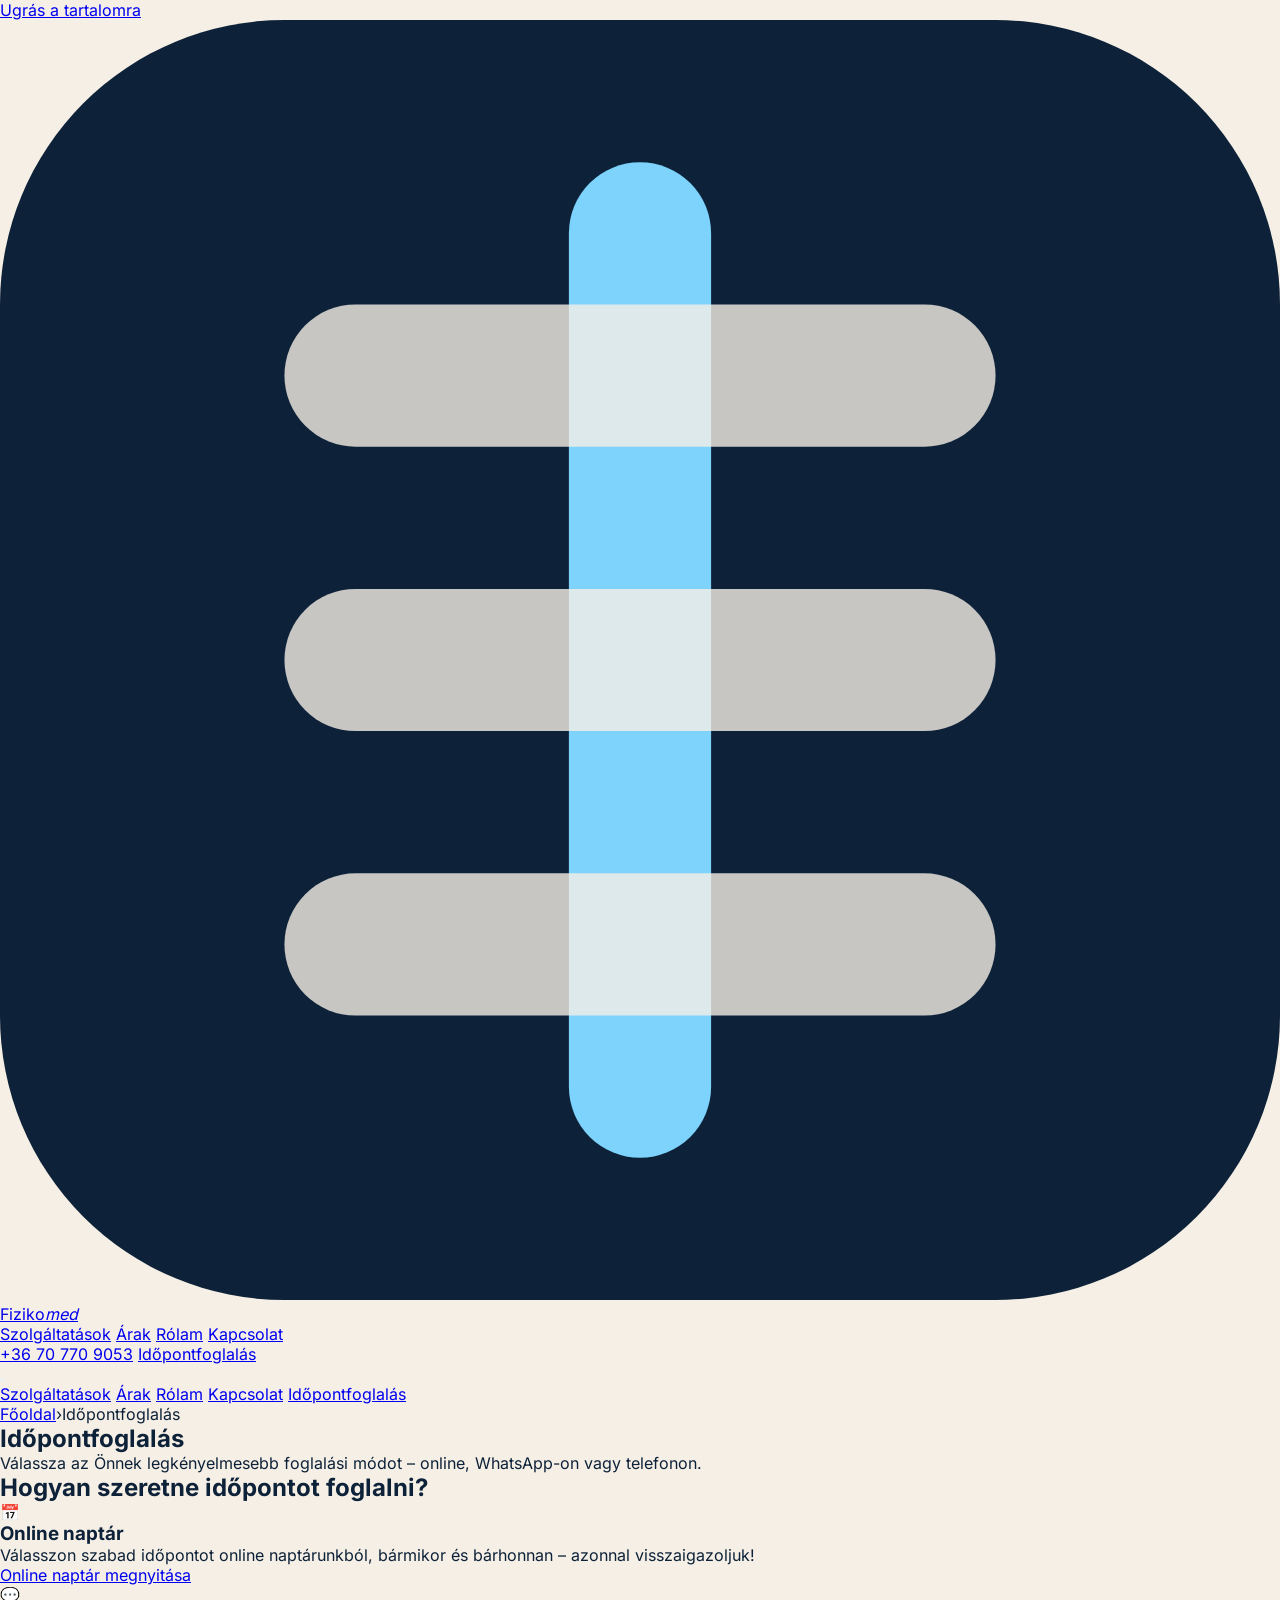
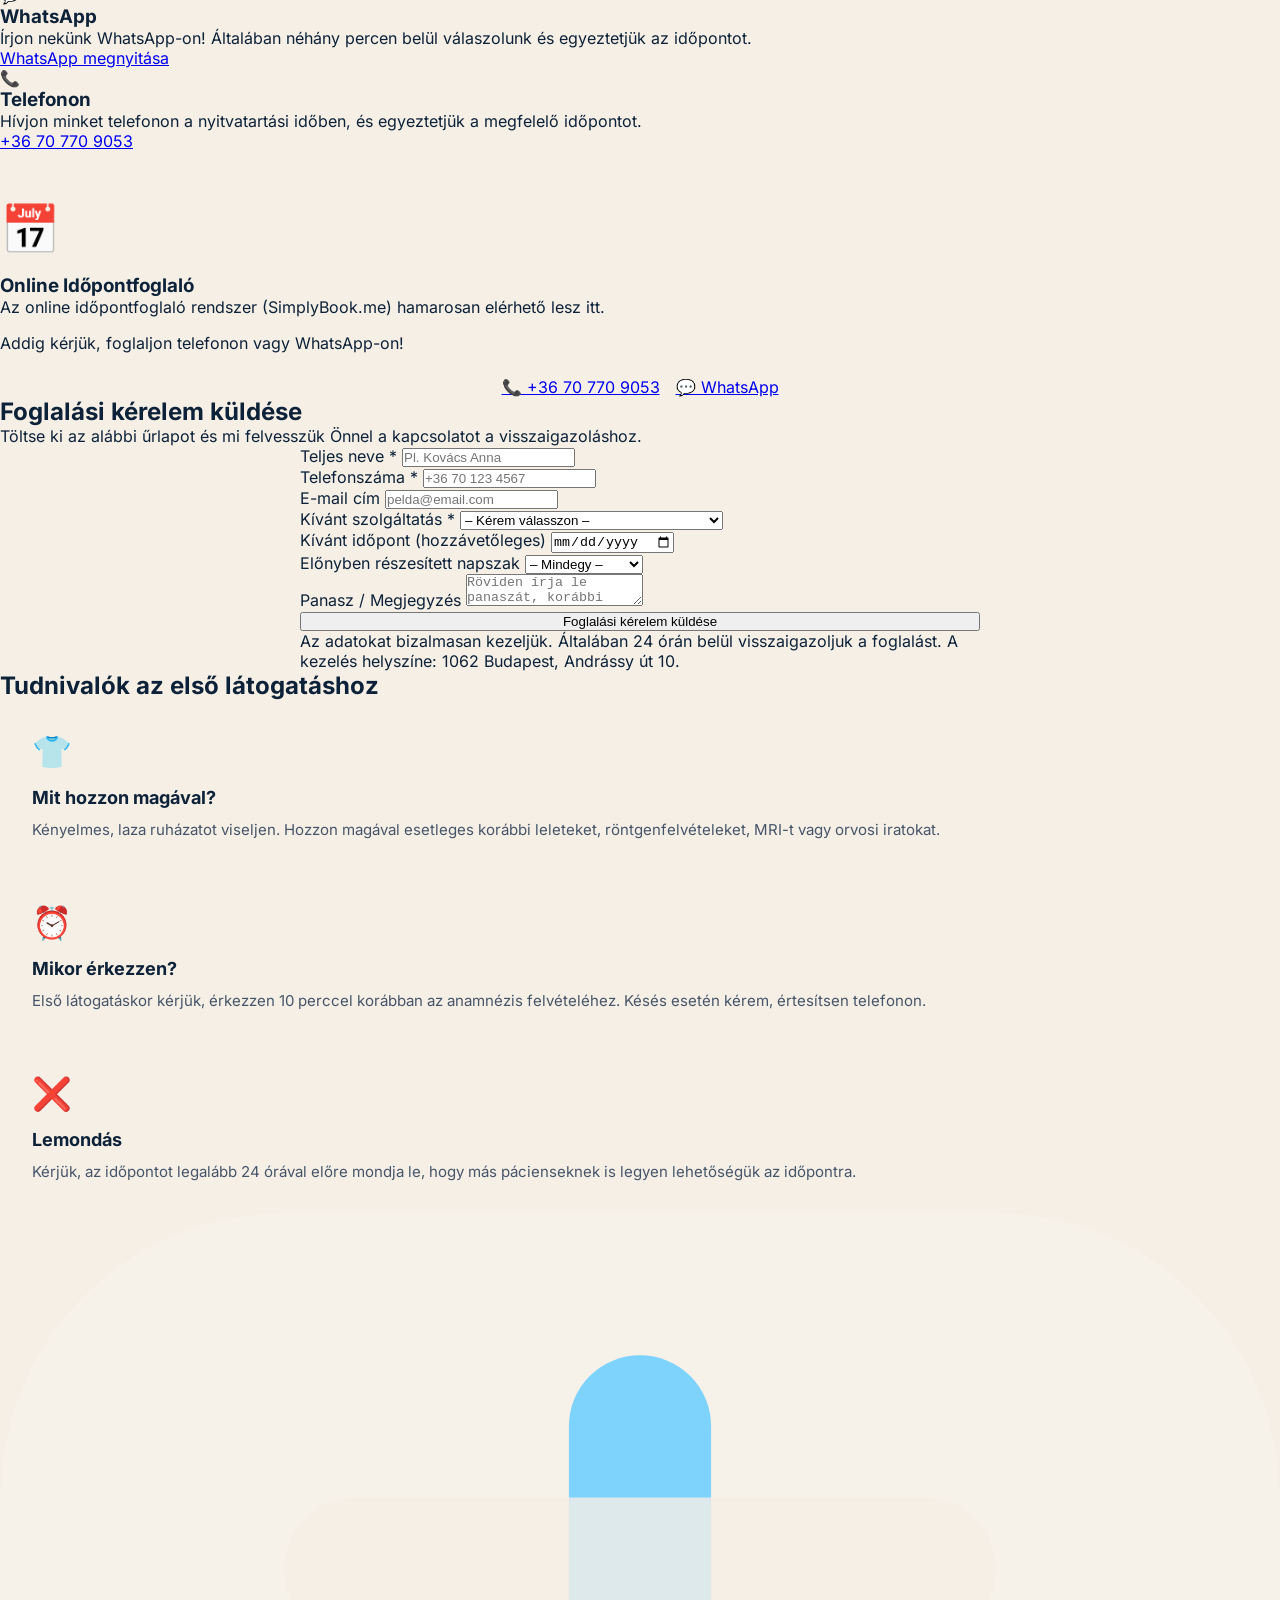
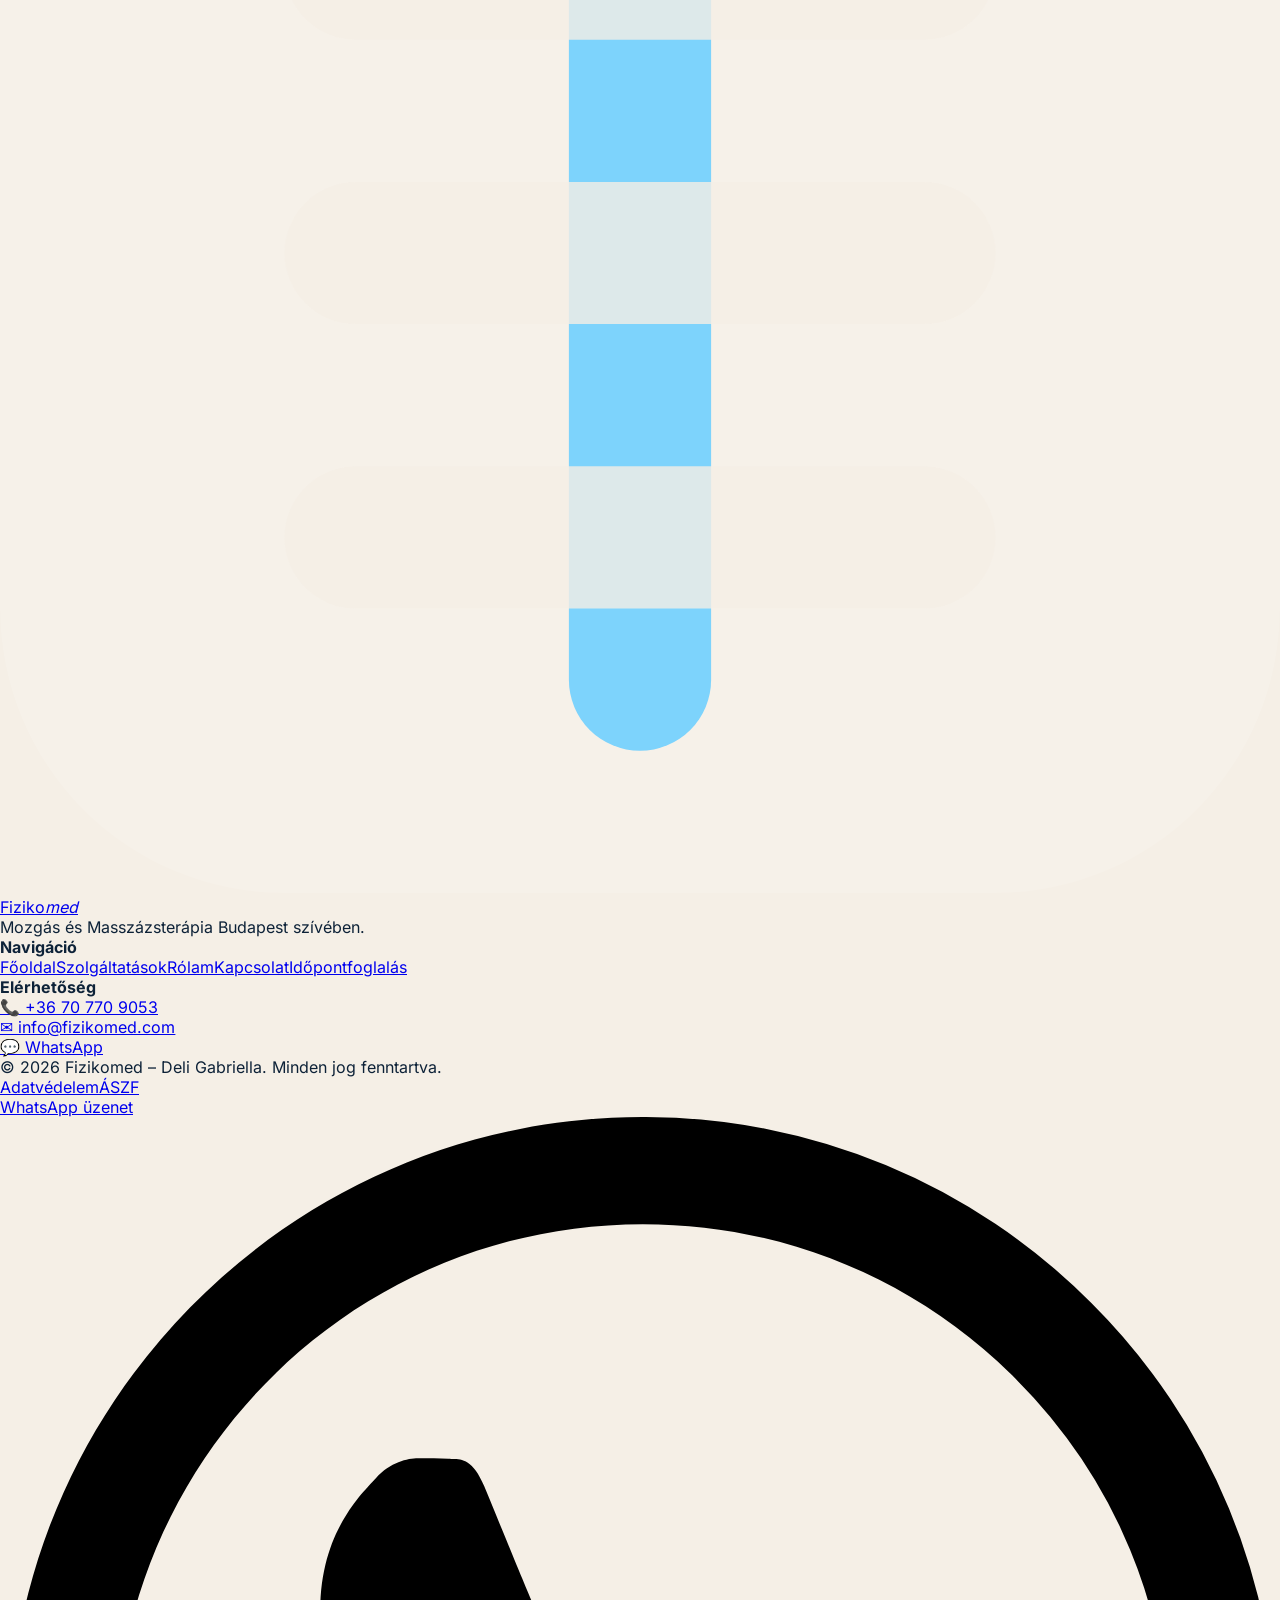
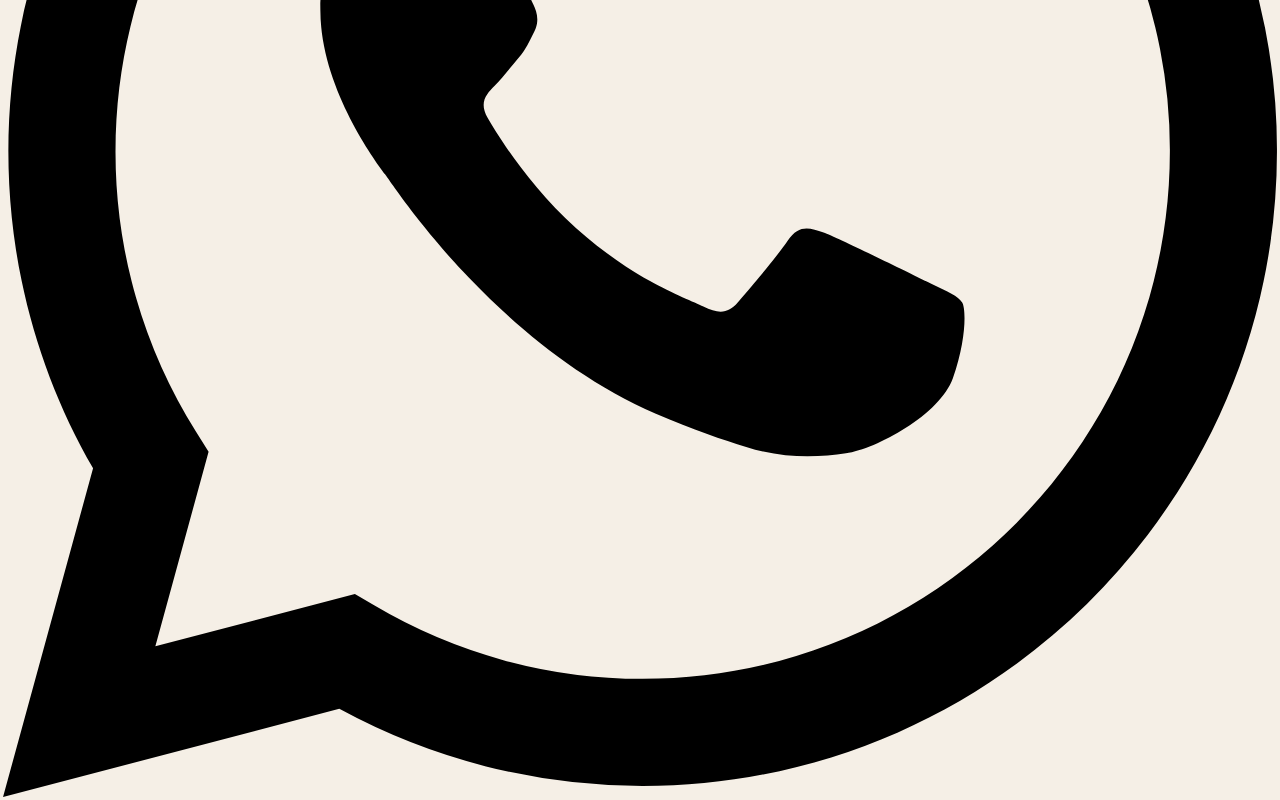
<file: idopontfoglalas/index.html>
<!DOCTYPE html>
<html lang="hu">
<head>
  <meta charset="UTF-8">
  <meta name="viewport" content="width=device-width, initial-scale=1.0">
  <title>Időpontfoglalás | Fizikomed – Deli Gabriella Budapest</title>
  <meta name="description" content="Foglaljon időpontot online Deli Gabriella gyógymasszőrhöz és fizioterapeutához Budapesten. Online foglalás, WhatsApp, telefon. Budapest VI. kerület.">
  <meta name="robots" content="index, follow">
  <meta property="og:type"    content="website">
  <meta property="og:url"     content="https://fizikomed.com/idopontfoglalas/">
  <meta property="og:title"   content="Időpontfoglalás | Fizikomed Budapest">
  <meta property="og:description" content="Foglaljon online időpontot Deli Gabriella gyógymasszőrhöz!">
  <meta property="og:image"   content="https://fizikomed.com/assets/og-image.svg">
  <link rel="canonical" href="https://fizikomed.com/idopontfoglalas/">
  <link rel="icon"      href="/assets/favicon.svg" type="image/svg+xml">
  <link rel="manifest"  href="/manifest.json">
  <link rel="stylesheet" href="/assets/style.css">
</head>
<body>
<a href="#fo-tartalom" class="skip-link">Ugrás a tartalomra</a>

<header class="site-header" role="banner">
  <div class="header-inner">
    <a href="/" class="site-logo" aria-label="Fizikomed – Főoldal">
      <svg class="logo-icon" viewBox="0 0 36 36" fill="none" xmlns="http://www.w3.org/2000/svg" aria-hidden="true">
        <rect width="36" height="36" rx="8" fill="#0d2238"/>
        <rect x="16" y="4" width="4" height="28" rx="2" fill="#7dd3fc"/>
        <rect x="8"  y="8"  width="20" height="4" rx="2" fill="#f5efe6" opacity="0.8"/>
        <rect x="8"  y="16" width="20" height="4" rx="2" fill="#f5efe6" opacity="0.8"/>
        <rect x="8"  y="24" width="20" height="4" rx="2" fill="#f5efe6" opacity="0.8"/>
      </svg>
      <span>Fiziko<em>med</em></span>
    </a>
    <nav class="site-nav" aria-label="Fő navigáció">
      <a href="/#szolgaltatasok">Szolgáltatások</a>
      <a href="/#arak">Árak</a>
      <a href="/rolam/">Rólam</a>
      <a href="/kapcsolat/">Kapcsolat</a>
    </nav>
    <div class="header-actions">
      <a href="tel:+36707709053" class="header-phone">+36 70 770 9053</a>
      <a href="/idopontfoglalas/" class="btn btn-primary btn-sm active" aria-current="page">Időpontfoglalás</a>
    </div>
    <button class="hamburger" id="hamburger" aria-label="Menü megnyitása" aria-expanded="false" aria-controls="mobile-nav">
      <span></span><span></span><span></span>
    </button>
  </div>
</header>
<nav class="mobile-nav" id="mobile-nav" aria-label="Mobil navigáció">
  <a href="/#szolgaltatasok">Szolgáltatások</a>
  <a href="/#arak">Árak</a>
  <a href="/rolam/">Rólam</a>
  <a href="/kapcsolat/">Kapcsolat</a>
  <a href="/idopontfoglalas/" class="btn btn-primary mobile-nav-cta">Időpontfoglalás</a>
</nav>

<main id="fo-tartalom">

  <section class="page-hero">
    <div class="container">
      <nav class="breadcrumb" aria-label="Navigációs útvonal">
        <a href="/">Főoldal</a><span aria-hidden="true">›</span><span aria-current="page">Időpontfoglalás</span>
      </nav>
      <h1>Időpontfoglalás</h1>
      <p>Válassza az Önnek legkényelmesebb foglalási módot – online, WhatsApp-on vagy telefonon.</p>
    </div>
  </section>

  <section class="section section-light" aria-labelledby="booking-options-heading">
    <div class="container">
      <div class="section-header">
        <h2 id="booking-options-heading">Hogyan szeretne időpontot foglalni?</h2>
      </div>
      <div class="grid-3" style="margin-bottom:3rem;">
        <div class="booking-option-card">
          <div class="booking-option-icon" aria-hidden="true">📅</div>
          <h3>Online naptár</h3>
          <p>Válasszon szabad időpontot online naptárunkból, bármikor és bárhonnan – azonnal visszaigazoljuk!</p>
          <a href="#online-foglalas" class="btn btn-primary">Online naptár megnyitása</a>
        </div>
        <div class="booking-option-card">
          <div class="booking-option-icon" aria-hidden="true">💬</div>
          <h3>WhatsApp</h3>
          <p>Írjon nekünk WhatsApp-on! Általában néhány percen belül válaszolunk és egyeztetjük az időpontot.</p>
          <a href="https://wa.me/36707709053?text=Sziasztok!%20Szeretnék%20időpontot%20foglalni." target="_blank" rel="noopener noreferrer" class="btn btn-primary" style="background:var(--color-wa);border-color:var(--color-wa);">WhatsApp megnyitása</a>
        </div>
        <div class="booking-option-card">
          <div class="booking-option-icon" aria-hidden="true">📞</div>
          <h3>Telefonon</h3>
          <p>Hívjon minket telefonon a nyitvatartási időben, és egyeztetjük a megfelelő időpontot.</p>
          <a href="tel:+36707709053" class="btn btn-outline">+36 70 770 9053</a>
        </div>
      </div>

      <div id="online-foglalas" class="simplybook-placeholder" aria-label="Online foglalási rendszer">
        <div style="font-size:3rem; margin-bottom:1rem;" aria-hidden="true">📅</div>
        <h3>Online Időpontfoglaló</h3>
        <p>Az online időpontfoglaló rendszer (SimplyBook.me) hamarosan elérhető lesz itt.</p>
        <p style="margin-top:1rem;">Addig kérjük, foglaljon telefonon vagy WhatsApp-on!</p>
        <div style="display:flex; flex-wrap:wrap; justify-content:center; gap:1rem; margin-top:1.5rem;">
          <a href="tel:+36707709053" class="btn btn-outline">📞 +36 70 770 9053</a>
          <a href="https://wa.me/36707709053" target="_blank" rel="noopener noreferrer" class="btn btn-primary" style="background:var(--color-wa);border-color:var(--color-wa);">💬 WhatsApp</a>
        </div>
      </div>
    </div>
  </section>

  <section class="section section-white" aria-labelledby="booking-form-heading">
    <div class="container">
      <div class="section-header">
        <h2 id="booking-form-heading">Foglalási kérelem küldése</h2>
        <p>Töltse ki az alábbi űrlapot és mi felvesszük Önnel a kapcsolatot a visszaigazoláshoz.</p>
      </div>
      <div class="form-card" style="max-width:680px; margin-inline:auto;">
        <form action="#" method="post" novalidate aria-label="Időpontfoglalási kérelem">
          <div class="form-row">
            <div class="form-group">
              <label for="book-name">Teljes neve <span aria-hidden="true">*</span></label>
              <input type="text" id="book-name" name="name" placeholder="Pl. Kovács Anna" autocomplete="name" required>
            </div>
            <div class="form-group">
              <label for="book-phone">Telefonszáma <span aria-hidden="true">*</span></label>
              <input type="tel" id="book-phone" name="phone" placeholder="+36 70 123 4567" autocomplete="tel" required>
            </div>
          </div>
          <div class="form-group">
            <label for="book-email">E-mail cím</label>
            <input type="email" id="book-email" name="email" placeholder="pelda@email.com" autocomplete="email">
          </div>
          <div class="form-group">
            <label for="book-service">Kívánt szolgáltatás <span aria-hidden="true">*</span></label>
            <select id="book-service" name="service" required>
              <option value="">– Kérem válasszon –</option>
              <option value="gyogymasszazs">Gyógymasszázs (60 perc – 9 000 Ft)</option>
              <option value="fizikoterapia">Fizikoterápia (30 perc – 7 000 Ft)</option>
              <option value="triggerpont">Triggerpont terápia (45 perc – 10 000 Ft)</option>
              <option value="lagy-lezer">Lágylézer terápia (30 perc – 8 000 Ft)</option>
              <option value="kopolyozes">Köpölyözés (45 perc – 9 000 Ft)</option>
              <option value="kineziologiai-tape">Kineziológiai tape (30 perc – 6 000 Ft)</option>
              <option value="hegkezeles">Hegkezelés (45 perc – 10 000 Ft)</option>
              <option value="flossing">Flossing terápia (30 perc – 8 000 Ft)</option>
              <option value="tanacs">Tanácsot kérek / nem tudom</option>
            </select>
          </div>
          <div class="form-row">
            <div class="form-group">
              <label for="book-date">Kívánt időpont (hozzávetőleges)</label>
              <input type="date" id="book-date" name="date">
            </div>
            <div class="form-group">
              <label for="book-time">Előnyben részesített napszak</label>
              <select id="book-time" name="time">
                <option value="">– Mindegy –</option>
                <option value="reggel">Reggel (9–12)</option>
                <option value="del">Déli (12–15)</option>
                <option value="delutan">Délután (15–19)</option>
              </select>
            </div>
          </div>
          <div class="form-group">
            <label for="book-notes">Panasz / Megjegyzés</label>
            <textarea id="book-notes" name="notes" placeholder="Röviden írja le panaszát, korábbi kezeléseit, vagy bármilyen releváns információt..."></textarea>
          </div>
          <button type="submit" class="btn btn-primary btn-lg" style="width:100%;">Foglalási kérelem küldése</button>
          <p class="form-note">Az adatokat bizalmasan kezeljük. Általában 24 órán belül visszaigazoljuk a foglalást. A kezelés helyszíne: 1062 Budapest, Andrássy út 10.</p>
        </form>
      </div>
    </div>
  </section>

  <section class="section section-light" aria-labelledby="booking-info-heading">
    <div class="container">
      <div class="section-header">
        <h2 id="booking-info-heading">Tudnivalók az első látogatáshoz</h2>
      </div>
      <div class="grid-3">
        <div style="background:var(--color-card); border:1px solid var(--color-border); border-radius:var(--radius-lg); padding:2rem;">
          <div style="font-size:2rem; margin-bottom:1rem;" aria-hidden="true">👕</div>
          <h3 style="font-size:1.125rem; margin-bottom:.75rem;">Mit hozzon magával?</h3>
          <p style="color:#475569; font-size:.9375rem;">Kényelmes, laza ruházatot viseljen. Hozzon magával esetleges korábbi leleteket, röntgenfelvételeket, MRI-t vagy orvosi iratokat.</p>
        </div>
        <div style="background:var(--color-card); border:1px solid var(--color-border); border-radius:var(--radius-lg); padding:2rem;">
          <div style="font-size:2rem; margin-bottom:1rem;" aria-hidden="true">⏰</div>
          <h3 style="font-size:1.125rem; margin-bottom:.75rem;">Mikor érkezzen?</h3>
          <p style="color:#475569; font-size:.9375rem;">Első látogatáskor kérjük, érkezzen 10 perccel korábban az anamnézis felvételéhez. Késés esetén kérem, értesítsen telefonon.</p>
        </div>
        <div style="background:var(--color-card); border:1px solid var(--color-border); border-radius:var(--radius-lg); padding:2rem;">
          <div style="font-size:2rem; margin-bottom:1rem;" aria-hidden="true">❌</div>
          <h3 style="font-size:1.125rem; margin-bottom:.75rem;">Lemondás</h3>
          <p style="color:#475569; font-size:.9375rem;">Kérjük, az időpontot legalább 24 órával előre mondja le, hogy más pácienseknek is legyen lehetőségük az időpontra.</p>
        </div>
      </div>
    </div>
  </section>

</main>

<footer class="site-footer" role="contentinfo">
  <div class="container">
    <div class="footer-grid">
      <div class="footer-brand">
        <a href="/" class="site-logo" aria-label="Fizikomed – Főoldal">
          <svg class="logo-icon" viewBox="0 0 36 36" fill="none" xmlns="http://www.w3.org/2000/svg" aria-hidden="true">
            <rect width="36" height="36" rx="8" fill="rgba(255,255,255,.1)"/>
            <rect x="16" y="4" width="4" height="28" rx="2" fill="#7dd3fc"/>
            <rect x="8"  y="8"  width="20" height="4" rx="2" fill="#f5efe6" opacity="0.8"/>
            <rect x="8"  y="16" width="20" height="4" rx="2" fill="#f5efe6" opacity="0.8"/>
            <rect x="8"  y="24" width="20" height="4" rx="2" fill="#f5efe6" opacity="0.8"/>
          </svg>
          <span>Fiziko<em>med</em></span>
        </a>
        <p>Mozgás és Masszázsterápia Budapest szívében.</p>
      </div>
      <div class="footer-col">
        <h4>Navigáció</h4>
        <nav class="footer-nav"><a href="/">Főoldal</a><a href="/szolgaltatasok/">Szolgáltatások</a><a href="/rolam/">Rólam</a><a href="/kapcsolat/">Kapcsolat</a><a href="/idopontfoglalas/">Időpontfoglalás</a></nav>
      </div>
      <div class="footer-col">
        <h4>Elérhetőség</h4>
        <ul class="footer-contact-list" role="list">
          <li><a href="tel:+36707709053">📞 +36 70 770 9053</a></li>
          <li><a href="mailto:info@fizikomed.com">✉️ info@fizikomed.com</a></li>
          <li><a href="https://wa.me/36707709053" target="_blank" rel="noopener noreferrer">💬 WhatsApp</a></li>
        </ul>
      </div>
    </div>
    <div class="footer-bottom">
      <p>© <span id="footer-year">2024</span> Fizikomed – Deli Gabriella. Minden jog fenntartva.</p>
      <div class="footer-bottom-links"><a href="/adatvedelem/">Adatvédelem</a><a href="/aszf/">ÁSZF</a></div>
    </div>
  </div>
</footer>

<a href="https://wa.me/36707709053" class="whatsapp-fab" target="_blank" rel="noopener noreferrer" aria-label="WhatsApp üzenet küldése">
  <span class="whatsapp-fab-tooltip">WhatsApp üzenet</span>
  <svg viewBox="0 0 24 24" xmlns="http://www.w3.org/2000/svg" aria-hidden="true"><path d="M17.472 14.382c-.297-.149-1.758-.867-2.03-.967-.273-.099-.471-.148-.67.15-.197.297-.767.966-.94 1.164-.173.199-.347.223-.644.075-.297-.15-1.255-.463-2.39-1.475-.883-.788-1.48-1.761-1.653-2.059-.173-.297-.018-.458.13-.606.134-.133.298-.347.446-.52.149-.174.198-.298.298-.497.099-.198.05-.371-.025-.52-.075-.149-.669-1.612-.916-2.207-.242-.579-.487-.5-.669-.51-.173-.008-.371-.01-.57-.01-.198 0-.52.074-.792.372-.272.297-1.04 1.016-1.04 2.479 0 1.462 1.065 2.875 1.213 3.074.149.198 2.096 3.2 5.077 4.487.709.306 1.262.489 1.694.625.712.227 1.36.195 1.871.118.571-.085 1.758-.719 2.006-1.413.248-.694.248-1.289.173-1.413-.074-.124-.272-.198-.57-.347m-5.421 7.403h-.004a9.87 9.87 0 0 1-5.031-1.378l-.361-.214-3.741.982.998-3.648-.235-.374a9.86 9.86 0 0 1-1.51-5.26c.001-5.45 4.436-9.884 9.888-9.884 2.64 0 5.122 1.03 6.988 2.898a9.825 9.825 0 0 1 2.893 6.994c-.003 5.45-4.437 9.884-9.885 9.884m8.413-18.297A11.815 11.815 0 0 0 12.05 0C5.495 0 .16 5.335.157 11.892c0 2.096.547 4.142 1.588 5.945L.057 24l6.305-1.654a11.882 11.882 0 0 0 5.683 1.448h.005c6.554 0 11.89-5.335 11.893-11.893a11.821 11.821 0 0 0-3.48-8.413z"/></svg>
</a>

<script>
  const btn = document.getElementById('hamburger');
  const nav = document.getElementById('mobile-nav');
  btn.addEventListener('click', function() {
    const open = nav.classList.toggle('open');
    btn.setAttribute('aria-expanded', open);
    btn.setAttribute('aria-label', open ? 'Menü bezárása' : 'Menü megnyitása');
  });
  document.getElementById('footer-year').textContent = new Date().getFullYear();
</script>
</body>
</html>
</file>
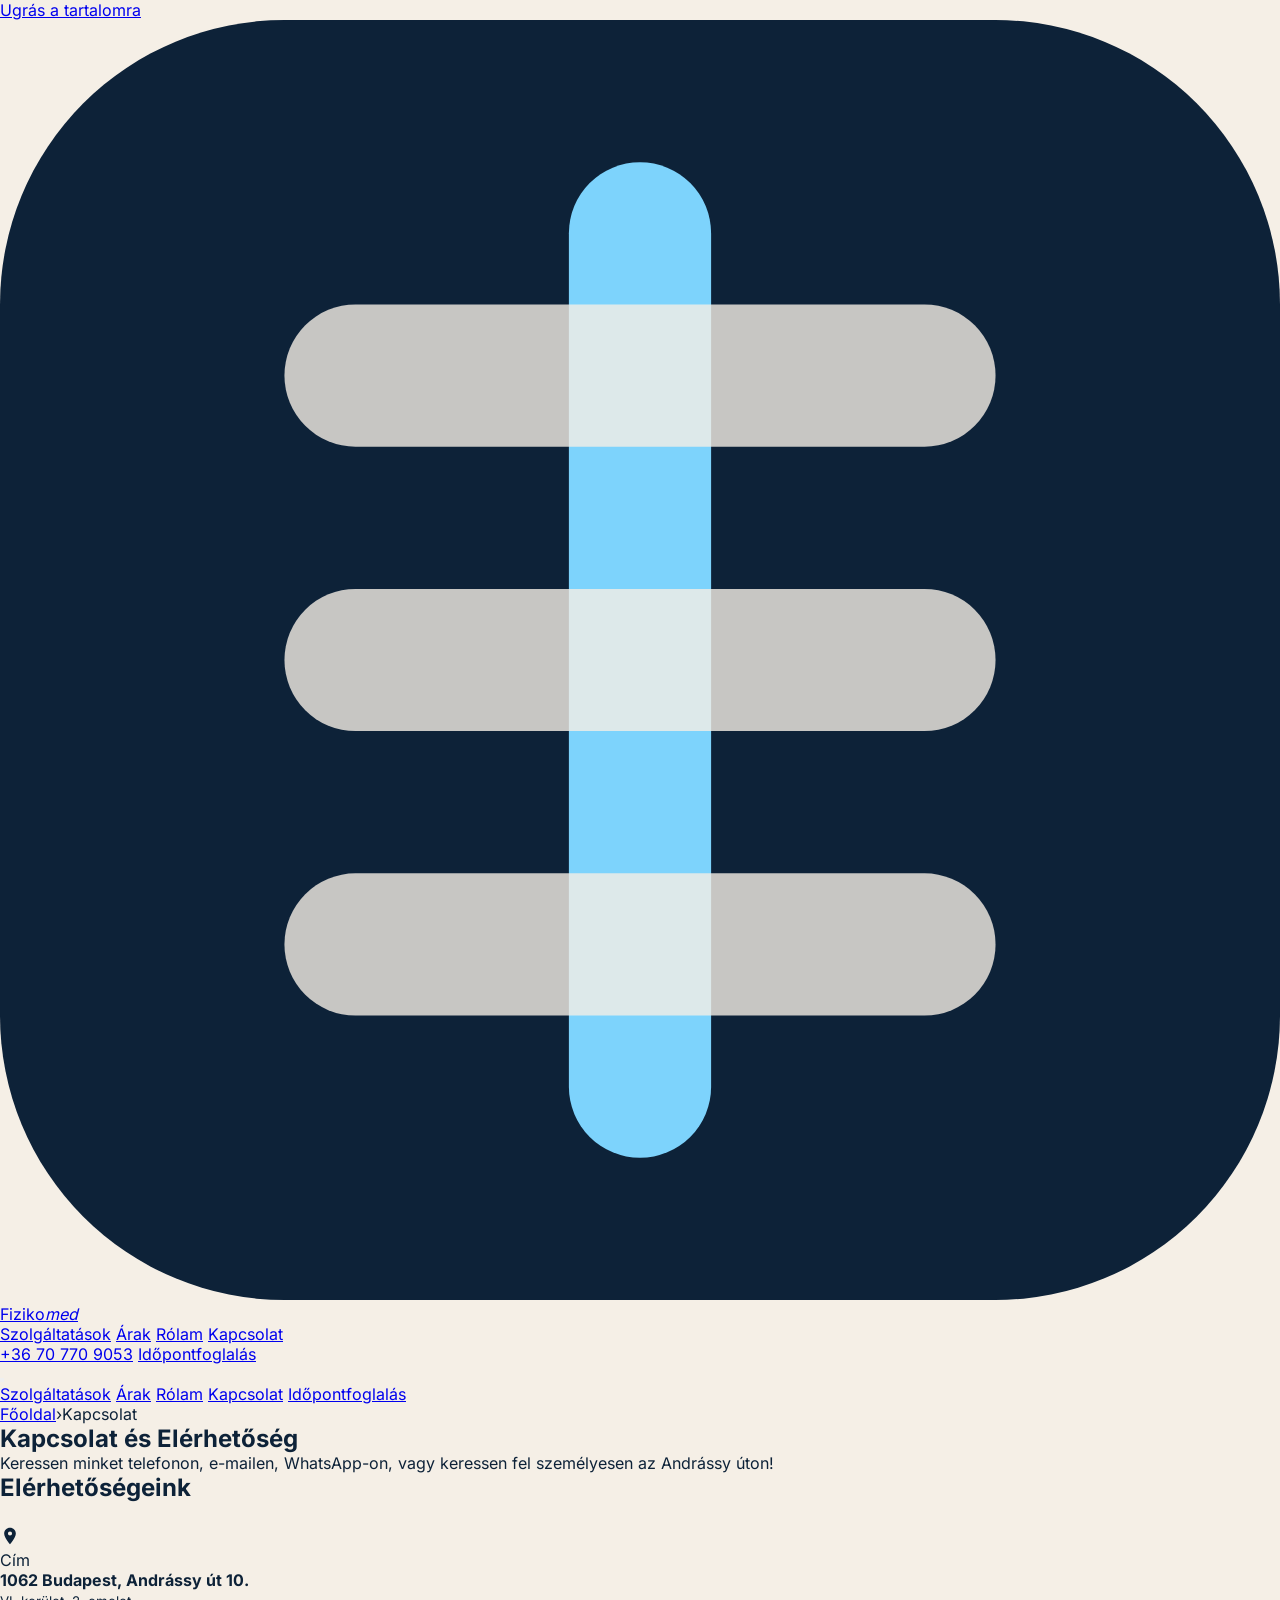
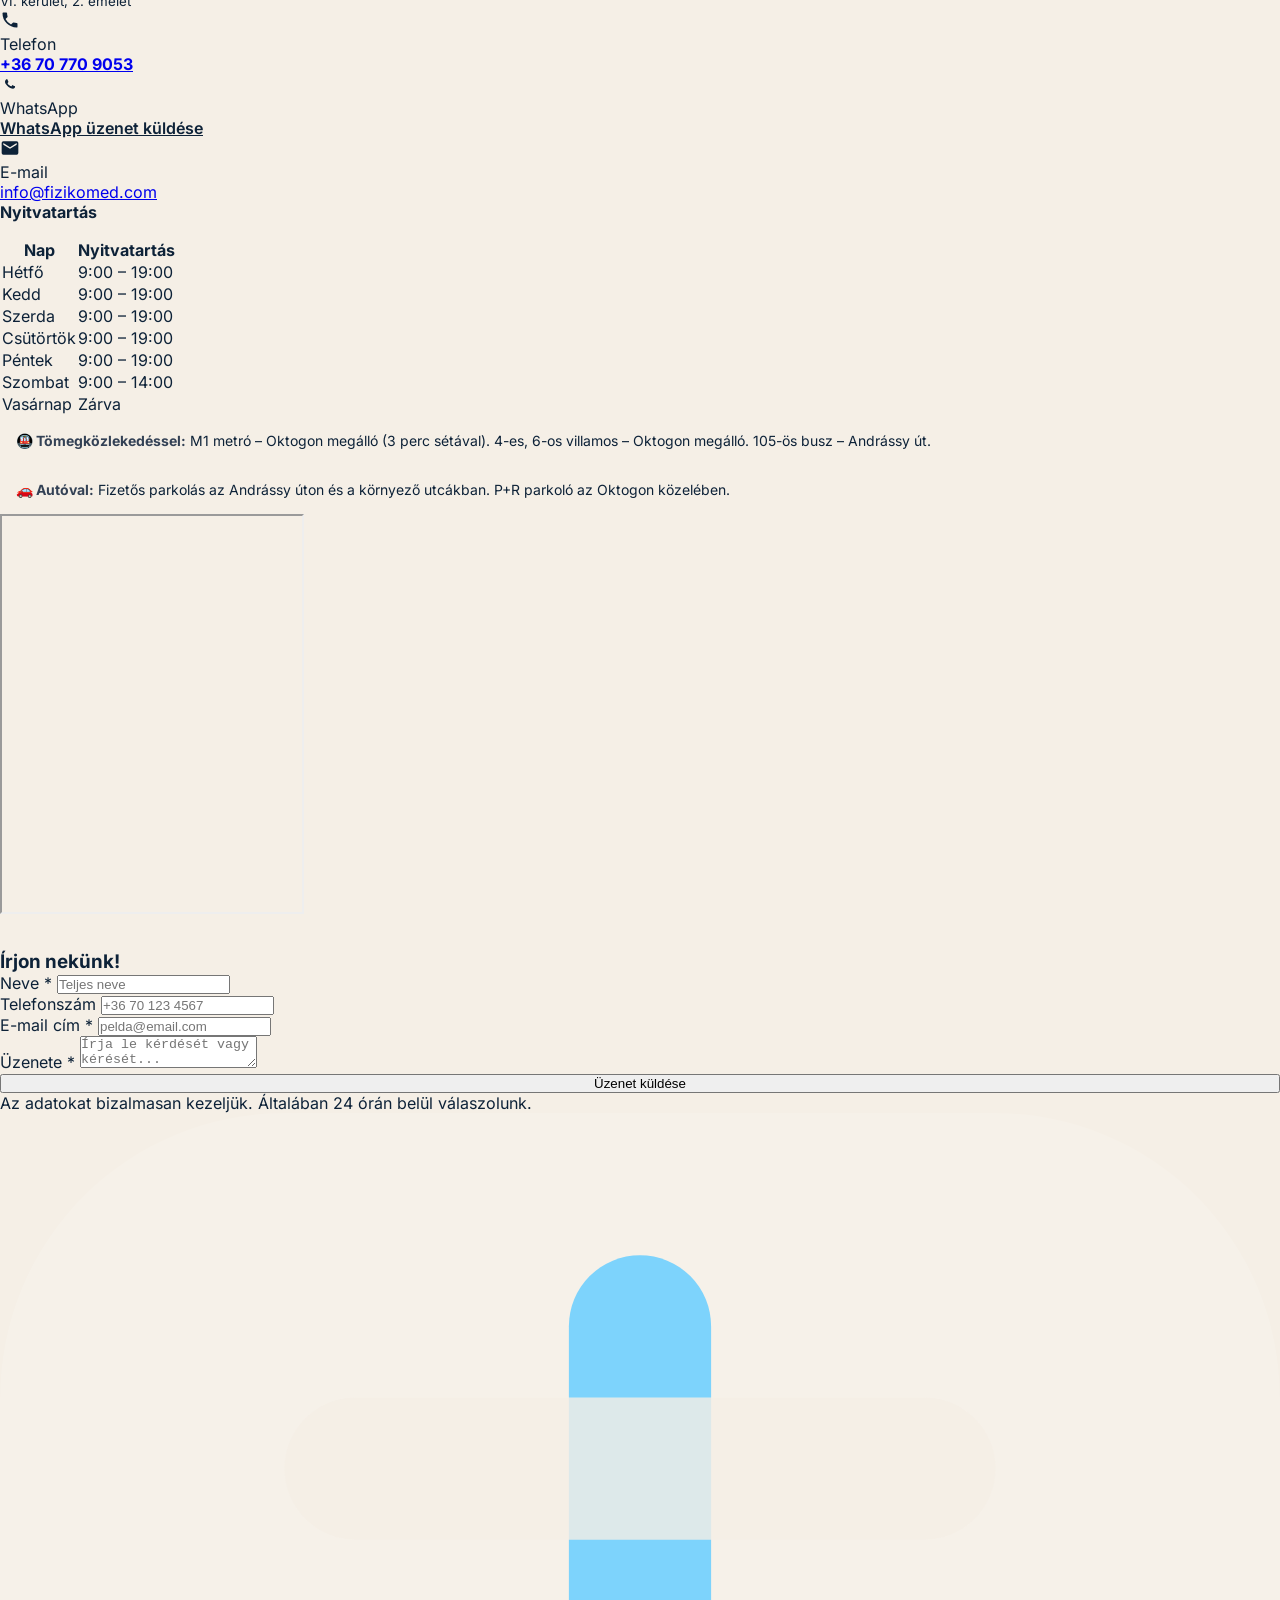
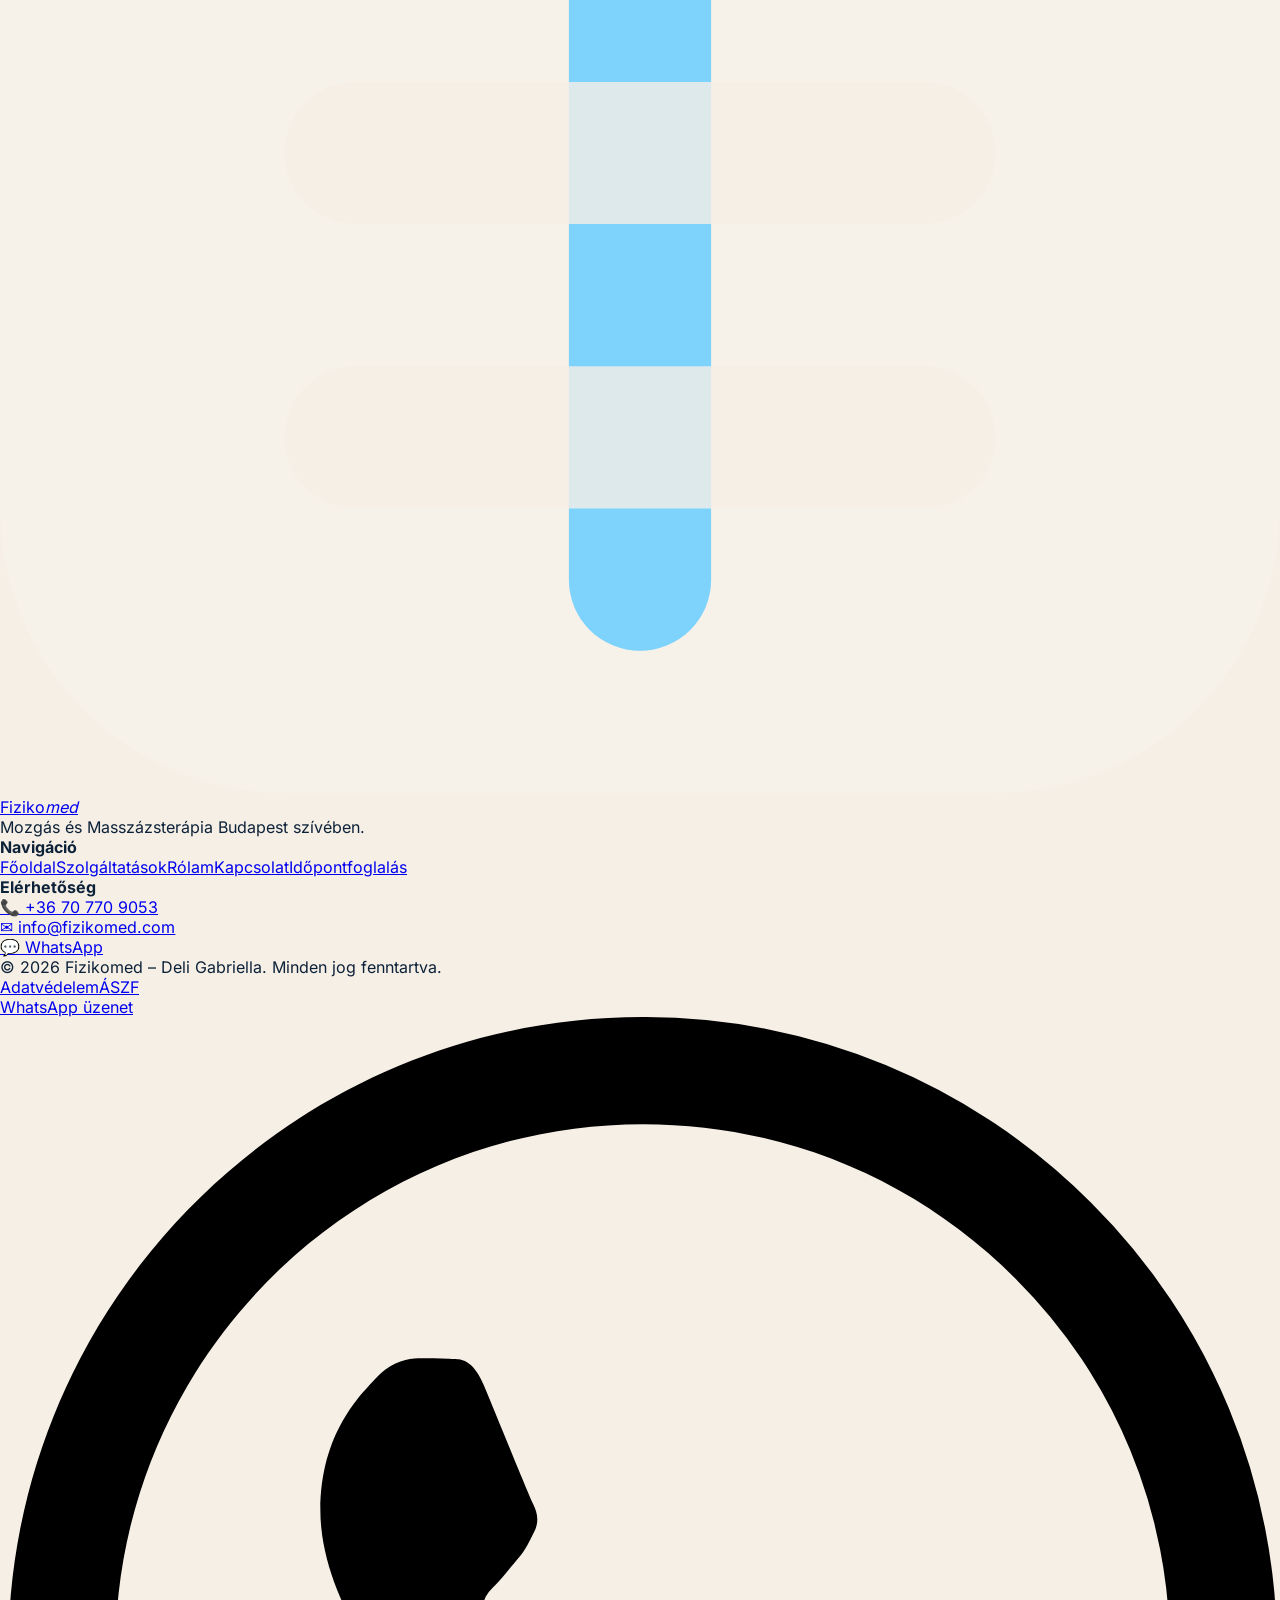
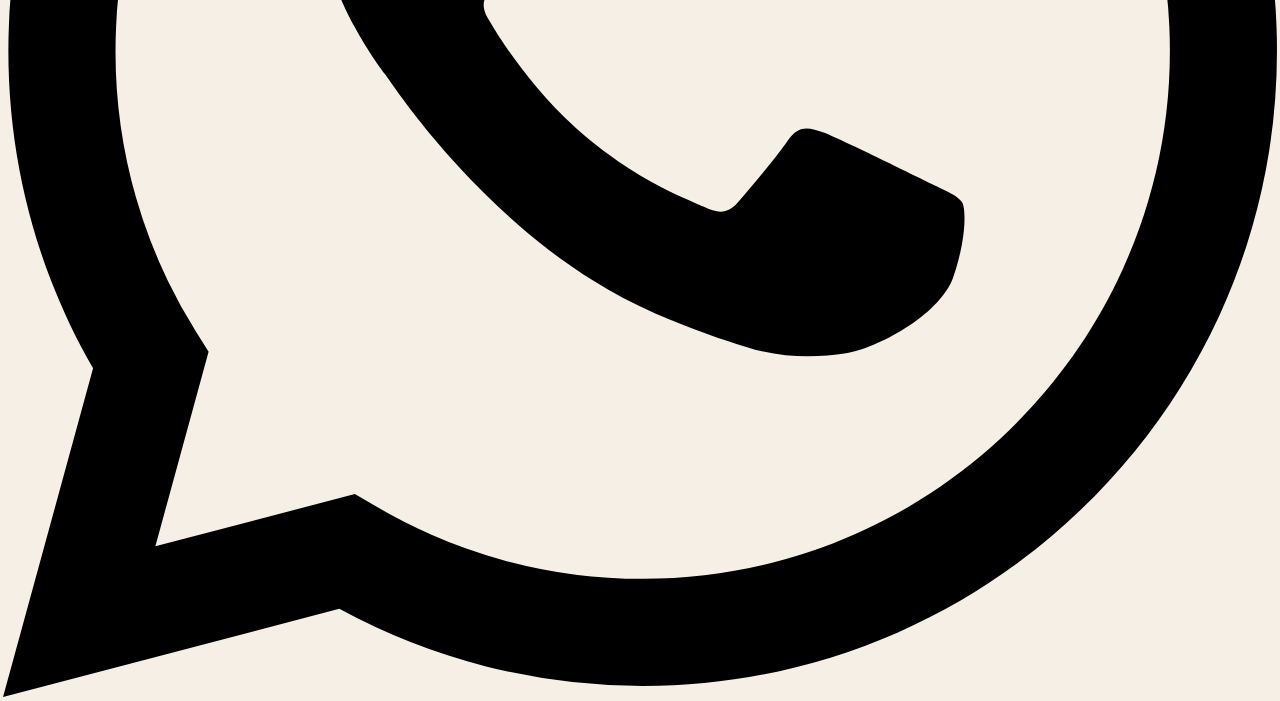
<file: kapcsolat/index.html>
<!DOCTYPE html>
<html lang="hu">
<head>
  <meta charset="UTF-8">
  <meta name="viewport" content="width=device-width, initial-scale=1.0">
  <title>Kapcsolat és Nyitvatartás | Fizikomed – Budapest, Andrássy út 10.</title>
  <meta name="description" content="Fizikomed elérhetőségei: 1062 Budapest, Andrássy út 10. Telefon: +36 70 770 9053. Nyitvatartás: H–P 9–19, Szo 9–14. Közel az Oktogon metróhoz.">
  <meta name="robots" content="index, follow">
  <meta property="og:type"    content="website">
  <meta property="og:url"     content="https://fizikomed.com/kapcsolat/">
  <meta property="og:title"   content="Kapcsolat | Fizikomed Budapest">
  <meta property="og:description" content="1062 Budapest, Andrássy út 10. · +36 70 770 9053 · H–P 9–19h, Szo 9–14h">
  <meta property="og:image"   content="https://fizikomed.com/assets/og-image.svg">
  <link rel="canonical" href="https://fizikomed.com/kapcsolat/">
  <link rel="icon"      href="/assets/favicon.svg" type="image/svg+xml">
  <link rel="manifest"  href="/manifest.json">
  <link rel="stylesheet" href="/assets/style.css">
</head>
<body>
<a href="#fo-tartalom" class="skip-link">Ugrás a tartalomra</a>

<header class="site-header" role="banner">
  <div class="header-inner">
    <a href="/" class="site-logo" aria-label="Fizikomed – Főoldal">
      <svg class="logo-icon" viewBox="0 0 36 36" fill="none" xmlns="http://www.w3.org/2000/svg" aria-hidden="true">
        <rect width="36" height="36" rx="8" fill="#0d2238"/>
        <rect x="16" y="4" width="4" height="28" rx="2" fill="#7dd3fc"/>
        <rect x="8"  y="8"  width="20" height="4" rx="2" fill="#f5efe6" opacity="0.8"/>
        <rect x="8"  y="16" width="20" height="4" rx="2" fill="#f5efe6" opacity="0.8"/>
        <rect x="8"  y="24" width="20" height="4" rx="2" fill="#f5efe6" opacity="0.8"/>
      </svg>
      <span>Fiziko<em>med</em></span>
    </a>
    <nav class="site-nav" aria-label="Fő navigáció">
      <a href="/#szolgaltatasok">Szolgáltatások</a>
      <a href="/#arak">Árak</a>
      <a href="/rolam/">Rólam</a>
      <a href="/kapcsolat/" class="active">Kapcsolat</a>
    </nav>
    <div class="header-actions">
      <a href="tel:+36707709053" class="header-phone">+36 70 770 9053</a>
      <a href="/idopontfoglalas/" class="btn btn-primary btn-sm">Időpontfoglalás</a>
    </div>
    <button class="hamburger" id="hamburger" aria-label="Menü megnyitása" aria-expanded="false" aria-controls="mobile-nav">
      <span></span><span></span><span></span>
    </button>
  </div>
</header>
<nav class="mobile-nav" id="mobile-nav" aria-label="Mobil navigáció">
  <a href="/#szolgaltatasok">Szolgáltatások</a>
  <a href="/#arak">Árak</a>
  <a href="/rolam/">Rólam</a>
  <a href="/kapcsolat/">Kapcsolat</a>
  <a href="/idopontfoglalas/" class="btn btn-primary mobile-nav-cta">Időpontfoglalás</a>
</nav>

<main id="fo-tartalom">

  <section class="page-hero">
    <div class="container">
      <nav class="breadcrumb" aria-label="Navigációs útvonal">
        <a href="/">Főoldal</a><span aria-hidden="true">›</span><span aria-current="page">Kapcsolat</span>
      </nav>
      <h1>Kapcsolat és Elérhetőség</h1>
      <p>Keressen minket telefonon, e-mailen, WhatsApp-on, vagy keressen fel személyesen az Andrássy úton!</p>
    </div>
  </section>

  <section class="section section-light" aria-labelledby="contact-heading">
    <div class="container">
      <div class="location-grid">
        <div class="location-info">
          <h2 id="contact-heading" style="margin-bottom:1.5rem;">Elérhetőségeink</h2>

          <div class="contact-detail">
            <div class="contact-detail-icon" aria-hidden="true"><svg width="20" height="20" viewBox="0 0 24 24" fill="currentColor"><path d="M12 2C8.13 2 5 5.13 5 9c0 5.25 7 13 7 13s7-7.75 7-13c0-3.87-3.13-7-7-7zm0 9.5A2.5 2.5 0 1 1 12 6.5a2.5 2.5 0 0 1 0 5z"/></svg></div>
            <div class="contact-detail-body">
              <p class="label">Cím</p>
              <p><strong>1062 Budapest, Andrássy út 10.</strong><br><small style="color:var(--color-muted);">VI. kerület, 2. emelet</small></p>
            </div>
          </div>

          <div class="contact-detail">
            <div class="contact-detail-icon" aria-hidden="true"><svg width="20" height="20" viewBox="0 0 24 24" fill="currentColor"><path d="M6.62 10.79a15.05 15.05 0 0 0 6.59 6.59l2.2-2.2a1 1 0 0 1 1.02-.24 11.36 11.36 0 0 0 3.56.57 1 1 0 0 1 1 1V20a1 1 0 0 1-1 1A17 17 0 0 1 3 4a1 1 0 0 1 1-1h3.5a1 1 0 0 1 1 1c0 1.25.2 2.45.57 3.57a1 1 0 0 1-.25 1.01l-2.2 2.21z"/></svg></div>
            <div class="contact-detail-body">
              <p class="label">Telefon</p>
              <p><a href="tel:+36707709053"><strong>+36 70 770 9053</strong></a></p>
            </div>
          </div>

          <div class="contact-detail">
            <div class="contact-detail-icon" aria-hidden="true">
              <svg width="20" height="20" viewBox="0 0 24 24" fill="currentColor"><path d="M17.472 14.382c-.297-.149-1.758-.867-2.03-.967-.273-.099-.471-.148-.67.15-.197.297-.767.966-.94 1.164-.173.199-.347.223-.644.075-.297-.15-1.255-.463-2.39-1.475-.883-.788-1.48-1.761-1.653-2.059-.173-.297-.018-.458.13-.606.134-.133.298-.347.446-.52.149-.174.198-.298.298-.497.099-.198.05-.371-.025-.52-.075-.149-.669-1.612-.916-2.207-.242-.579-.487-.5-.669-.51-.173-.008-.371-.01-.57-.01-.198 0-.52.074-.792.372-.272.297-1.04 1.016-1.04 2.479 0 1.462 1.065 2.875 1.213 3.074.149.198 2.096 3.2 5.077 4.487.709.306 1.262.489 1.694.625.712.227 1.36.195 1.871.118.571-.085 1.758-.719 2.006-1.413.248-.694.248-1.289.173-1.413z"/></svg>
            </div>
            <div class="contact-detail-body">
              <p class="label">WhatsApp</p>
              <p><a href="https://wa.me/36707709053" target="_blank" rel="noopener noreferrer" style="color:var(--color-wa); font-weight:600;">WhatsApp üzenet küldése</a></p>
            </div>
          </div>

          <div class="contact-detail">
            <div class="contact-detail-icon" aria-hidden="true"><svg width="20" height="20" viewBox="0 0 24 24" fill="currentColor"><path d="M20 4H4a2 2 0 0 0-2 2v12a2 2 0 0 0 2 2h16a2 2 0 0 0 2-2V6a2 2 0 0 0-2-2zm0 4-8 5-8-5V6l8 5 8-5v2z"/></svg></div>
            <div class="contact-detail-body">
              <p class="label">E-mail</p>
              <p><a href="mailto:info@fizikomed.com">info@fizikomed.com</a></p>
            </div>
          </div>

          <div>
            <h3 style="font-size:1rem; margin-bottom:1rem; color:var(--color-primary);">Nyitvatartás</h3>
            <table class="hours-table" aria-label="Nyitvatartási idők">
              <thead><tr><th>Nap</th><th>Nyitvatartás</th></tr></thead>
              <tbody>
                <tr><td>Hétfő</td><td class="hours-open">9:00 – 19:00</td></tr>
                <tr><td>Kedd</td><td class="hours-open">9:00 – 19:00</td></tr>
                <tr><td>Szerda</td><td class="hours-open">9:00 – 19:00</td></tr>
                <tr><td>Csütörtök</td><td class="hours-open">9:00 – 19:00</td></tr>
                <tr><td>Péntek</td><td class="hours-open">9:00 – 19:00</td></tr>
                <tr><td>Szombat</td><td class="hours-open">9:00 – 14:00</td></tr>
                <tr><td>Vasárnap</td><td class="hours-closed">Zárva</td></tr>
              </tbody>
            </table>
          </div>

          <div style="background:var(--color-bg-light); padding:1rem; border-radius:.625rem; border-left:3px solid var(--color-accent);">
            <p style="font-size:.875rem; color:var(--color-muted); margin:0;"><strong style="color:#334155;">🚇 Tömegközlekedéssel:</strong> M1 metró – Oktogon megálló (3 perc sétával). 4-es, 6-os villamos – Oktogon megálló. 105-ös busz – Andrássy út.</p>
          </div>

          <div style="background:var(--color-bg-light); padding:1rem; border-radius:.625rem; border-left:3px solid var(--color-cta);">
            <p style="font-size:.875rem; color:var(--color-muted); margin:0;"><strong style="color:#334155;">🚗 Autóval:</strong> Fizetős parkolás az Andrássy úton és a környező utcákban. P+R parkoló az Oktogon közelében.</p>
          </div>
        </div>

        <div>
          <div class="map-wrap" style="margin-bottom:2rem;">
            <iframe src="https://www.google.com/maps/embed?pb=!1m18!1m12!1m3!1d2695.12!2d19.0519!3d47.5088!2m3!1f0!2f0!3f0!3m2!1i1024!2i768!4f13.1!3m3!1m2!1s0x4741dc5db5d4c6a5%3A0xb0f8a79f1e3b6d8a!2zQW5kcsOhc3N5IMO6dCAxMCwgQnVkYXBlc3QsIDEwNjI!5e0!3m2!1shu!2shu!4v1700000000000" loading="lazy" allowfullscreen referrerpolicy="no-referrer-when-downgrade" title="Fizikomed helyszíne" aria-label="Google Térkép – Fizikomed rendelő helyszíne" style="height:400px;"></iframe>
          </div>

          <div class="form-card">
            <h3 class="form-title">Írjon nekünk!</h3>
            <form action="#" method="post" novalidate aria-label="Kapcsolatfelvételi form">
              <div class="form-row">
                <div class="form-group">
                  <label for="contact-name">Neve <span aria-hidden="true">*</span></label>
                  <input type="text" id="contact-name" name="name" placeholder="Teljes neve" autocomplete="name" required>
                </div>
                <div class="form-group">
                  <label for="contact-phone">Telefonszám</label>
                  <input type="tel" id="contact-phone" name="phone" placeholder="+36 70 123 4567" autocomplete="tel">
                </div>
              </div>
              <div class="form-group">
                <label for="contact-email">E-mail cím <span aria-hidden="true">*</span></label>
                <input type="email" id="contact-email" name="email" placeholder="pelda@email.com" autocomplete="email" required>
              </div>
              <div class="form-group">
                <label for="contact-message">Üzenete <span aria-hidden="true">*</span></label>
                <textarea id="contact-message" name="message" placeholder="Írja le kérdését vagy kérését..." required></textarea>
              </div>
              <button type="submit" class="btn btn-primary" style="width:100%;">Üzenet küldése</button>
              <p class="form-note">Az adatokat bizalmasan kezeljük. Általában 24 órán belül válaszolunk.</p>
            </form>
          </div>
        </div>
      </div>
    </div>
  </section>

</main>

<footer class="site-footer" role="contentinfo">
  <div class="container">
    <div class="footer-grid">
      <div class="footer-brand">
        <a href="/" class="site-logo" aria-label="Fizikomed – Főoldal">
          <svg class="logo-icon" viewBox="0 0 36 36" fill="none" xmlns="http://www.w3.org/2000/svg" aria-hidden="true">
            <rect width="36" height="36" rx="8" fill="rgba(255,255,255,.1)"/>
            <rect x="16" y="4" width="4" height="28" rx="2" fill="#7dd3fc"/>
            <rect x="8"  y="8"  width="20" height="4" rx="2" fill="#f5efe6" opacity="0.8"/>
            <rect x="8"  y="16" width="20" height="4" rx="2" fill="#f5efe6" opacity="0.8"/>
            <rect x="8"  y="24" width="20" height="4" rx="2" fill="#f5efe6" opacity="0.8"/>
          </svg>
          <span>Fiziko<em>med</em></span>
        </a>
        <p>Mozgás és Masszázsterápia Budapest szívében.</p>
      </div>
      <div class="footer-col">
        <h4>Navigáció</h4>
        <nav class="footer-nav"><a href="/">Főoldal</a><a href="/szolgaltatasok/">Szolgáltatások</a><a href="/rolam/">Rólam</a><a href="/kapcsolat/">Kapcsolat</a><a href="/idopontfoglalas/">Időpontfoglalás</a></nav>
      </div>
      <div class="footer-col">
        <h4>Elérhetőség</h4>
        <ul class="footer-contact-list" role="list">
          <li><a href="tel:+36707709053">📞 +36 70 770 9053</a></li>
          <li><a href="mailto:info@fizikomed.com">✉️ info@fizikomed.com</a></li>
          <li><a href="https://wa.me/36707709053" target="_blank" rel="noopener noreferrer">💬 WhatsApp</a></li>
        </ul>
      </div>
    </div>
    <div class="footer-bottom">
      <p>© <span id="footer-year">2024</span> Fizikomed – Deli Gabriella. Minden jog fenntartva.</p>
      <div class="footer-bottom-links"><a href="/adatvedelem/">Adatvédelem</a><a href="/aszf/">ÁSZF</a></div>
    </div>
  </div>
</footer>

<a href="https://wa.me/36707709053" class="whatsapp-fab" target="_blank" rel="noopener noreferrer" aria-label="WhatsApp üzenet küldése">
  <span class="whatsapp-fab-tooltip">WhatsApp üzenet</span>
  <svg viewBox="0 0 24 24" xmlns="http://www.w3.org/2000/svg" aria-hidden="true"><path d="M17.472 14.382c-.297-.149-1.758-.867-2.03-.967-.273-.099-.471-.148-.67.15-.197.297-.767.966-.94 1.164-.173.199-.347.223-.644.075-.297-.15-1.255-.463-2.39-1.475-.883-.788-1.48-1.761-1.653-2.059-.173-.297-.018-.458.13-.606.134-.133.298-.347.446-.52.149-.174.198-.298.298-.497.099-.198.05-.371-.025-.52-.075-.149-.669-1.612-.916-2.207-.242-.579-.487-.5-.669-.51-.173-.008-.371-.01-.57-.01-.198 0-.52.074-.792.372-.272.297-1.04 1.016-1.04 2.479 0 1.462 1.065 2.875 1.213 3.074.149.198 2.096 3.2 5.077 4.487.709.306 1.262.489 1.694.625.712.227 1.36.195 1.871.118.571-.085 1.758-.719 2.006-1.413.248-.694.248-1.289.173-1.413-.074-.124-.272-.198-.57-.347m-5.421 7.403h-.004a9.87 9.87 0 0 1-5.031-1.378l-.361-.214-3.741.982.998-3.648-.235-.374a9.86 9.86 0 0 1-1.51-5.26c.001-5.45 4.436-9.884 9.888-9.884 2.64 0 5.122 1.03 6.988 2.898a9.825 9.825 0 0 1 2.893 6.994c-.003 5.45-4.437 9.884-9.885 9.884m8.413-18.297A11.815 11.815 0 0 0 12.05 0C5.495 0 .16 5.335.157 11.892c0 2.096.547 4.142 1.588 5.945L.057 24l6.305-1.654a11.882 11.882 0 0 0 5.683 1.448h.005c6.554 0 11.89-5.335 11.893-11.893a11.821 11.821 0 0 0-3.48-8.413z"/></svg>
</a>

<script>
  const btn = document.getElementById('hamburger');
  const nav = document.getElementById('mobile-nav');
  btn.addEventListener('click', function() {
    const open = nav.classList.toggle('open');
    btn.setAttribute('aria-expanded', open);
    btn.setAttribute('aria-label', open ? 'Menü bezárása' : 'Menü megnyitása');
  });
  document.getElementById('footer-year').textContent = new Date().getFullYear();
</script>
</body>
</html>
</file>
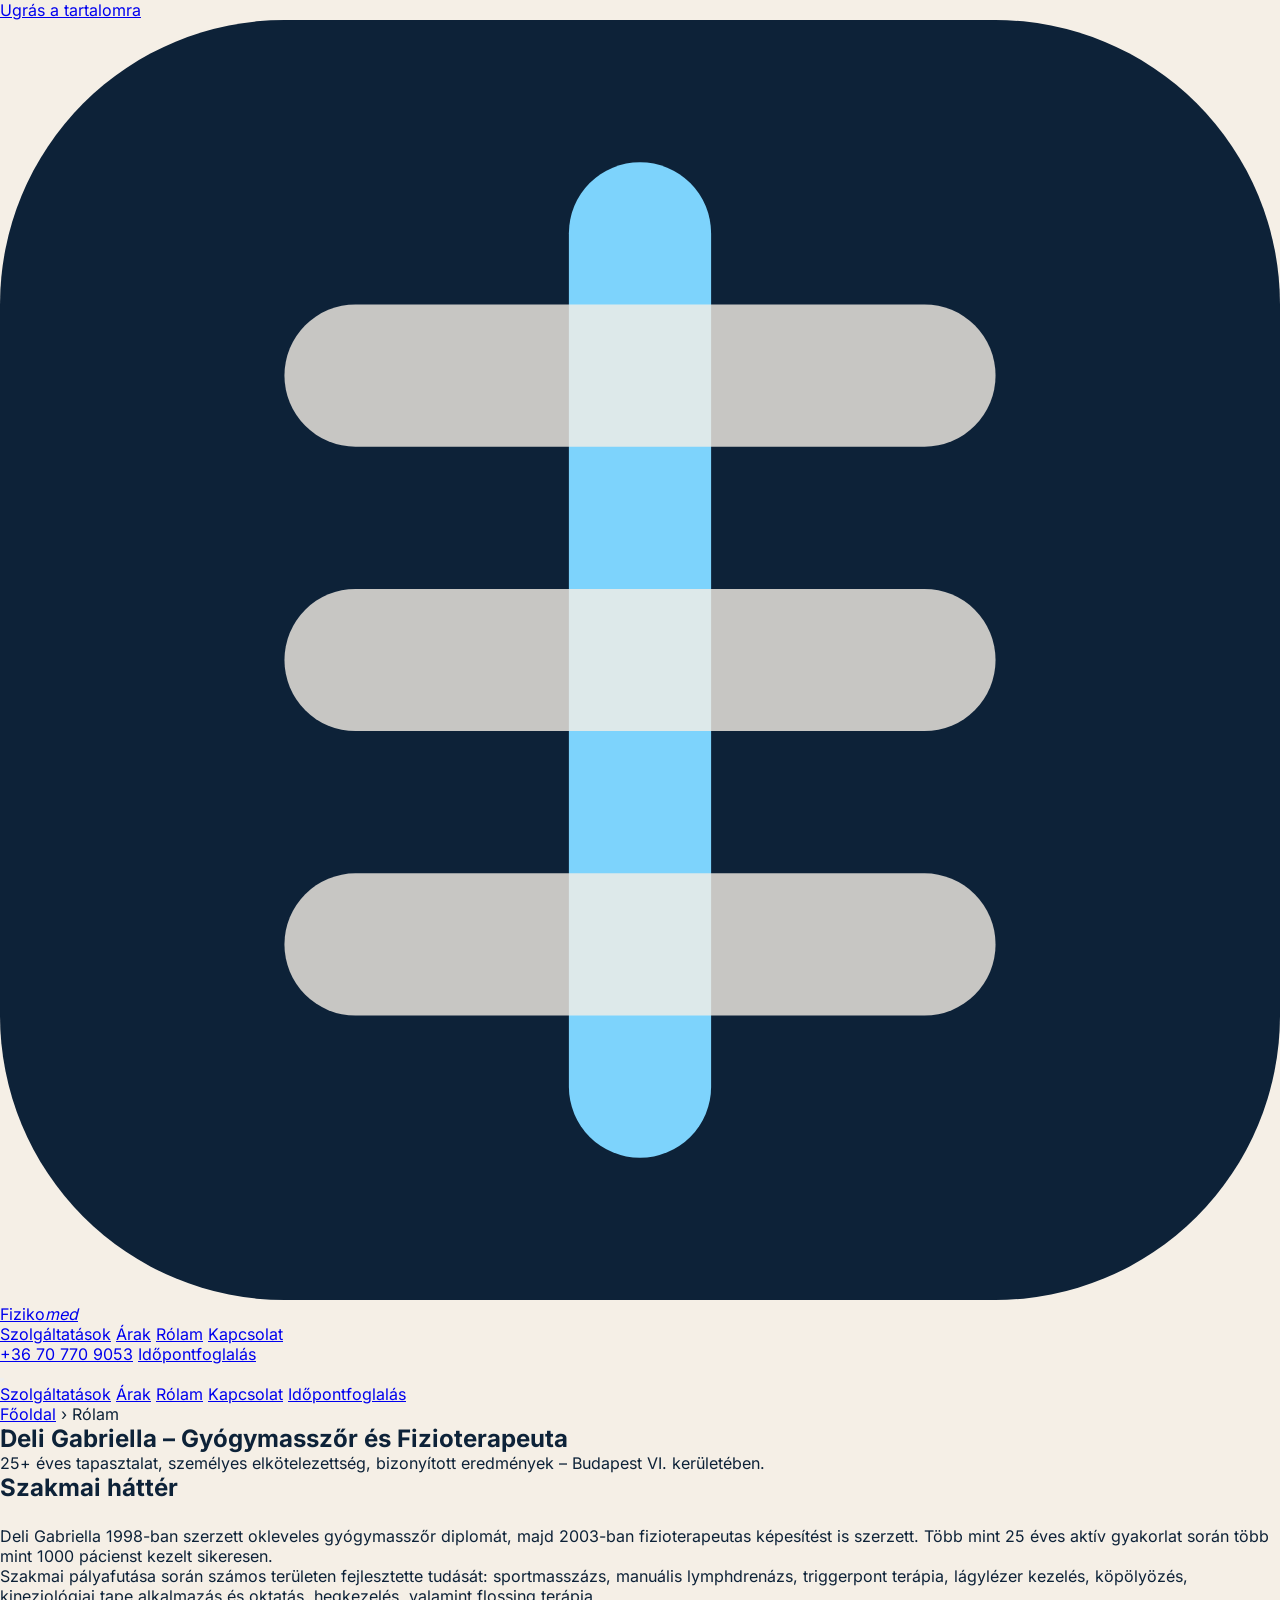
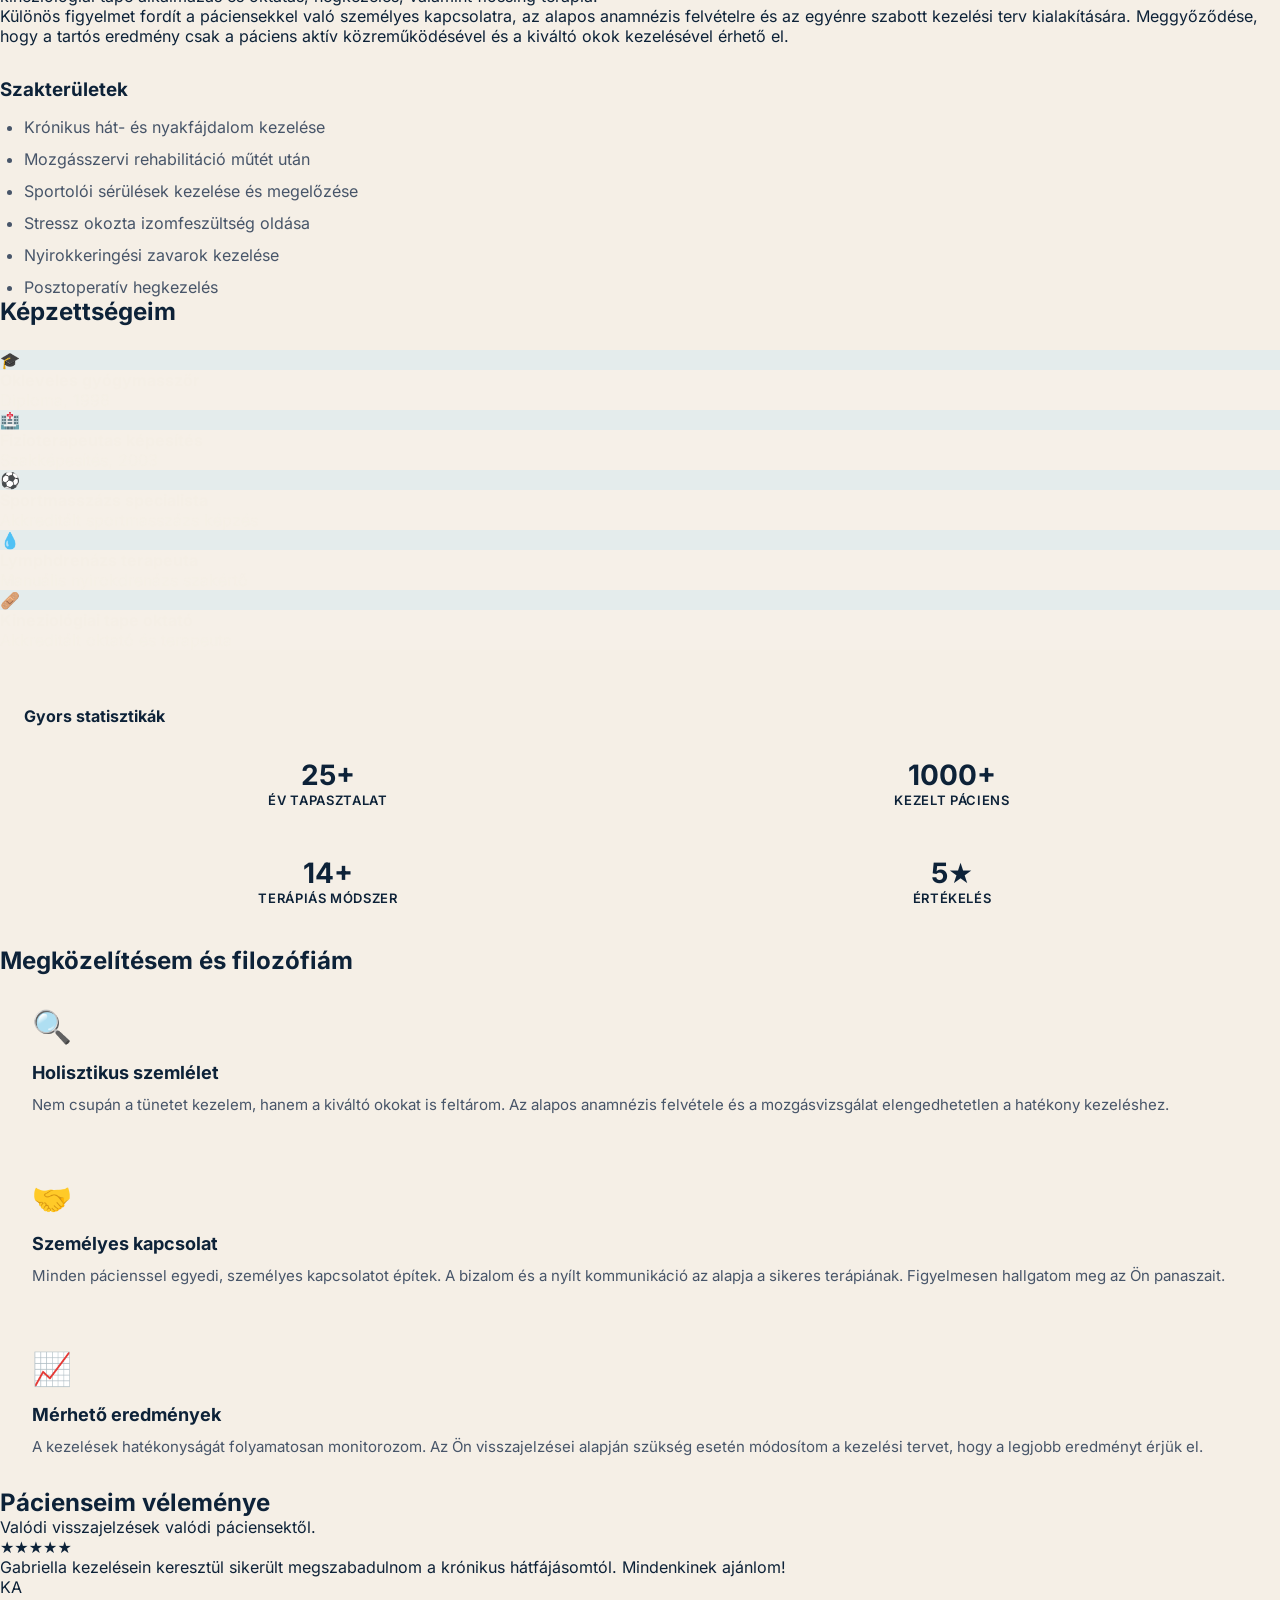
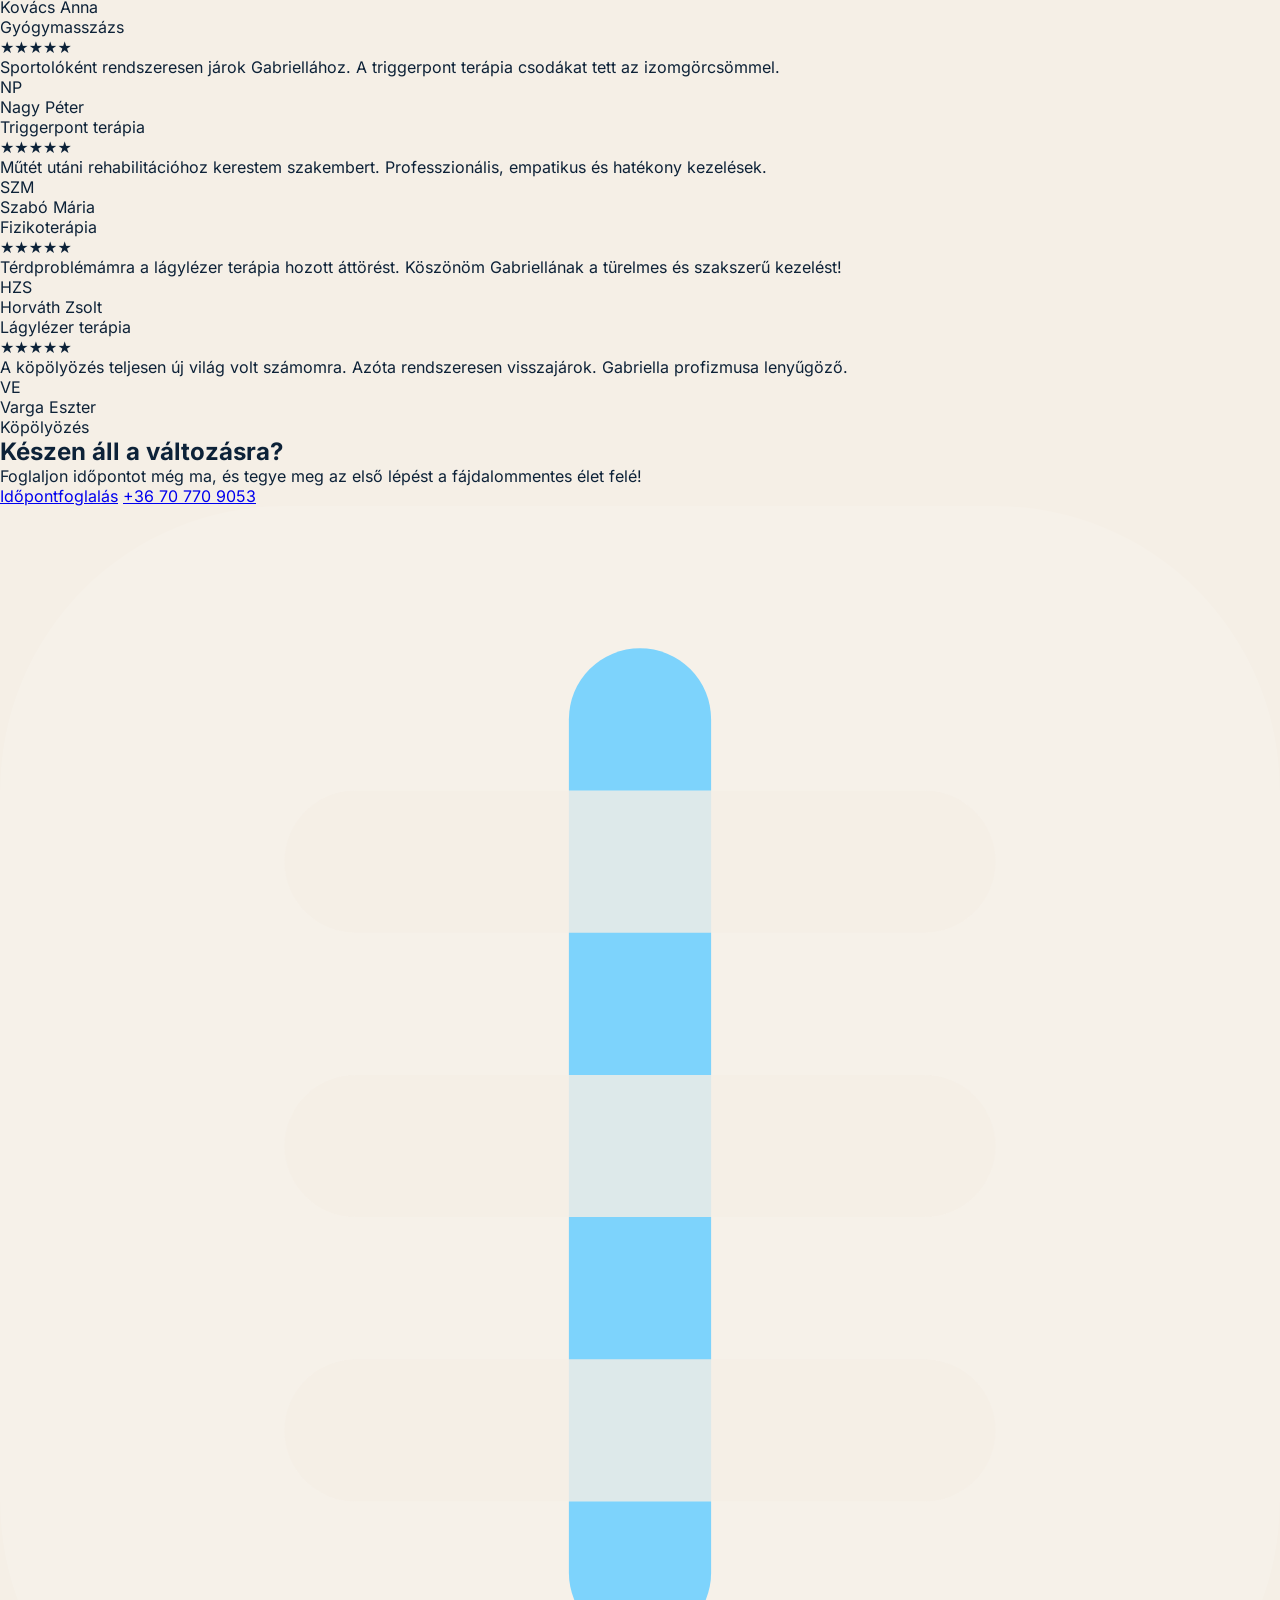
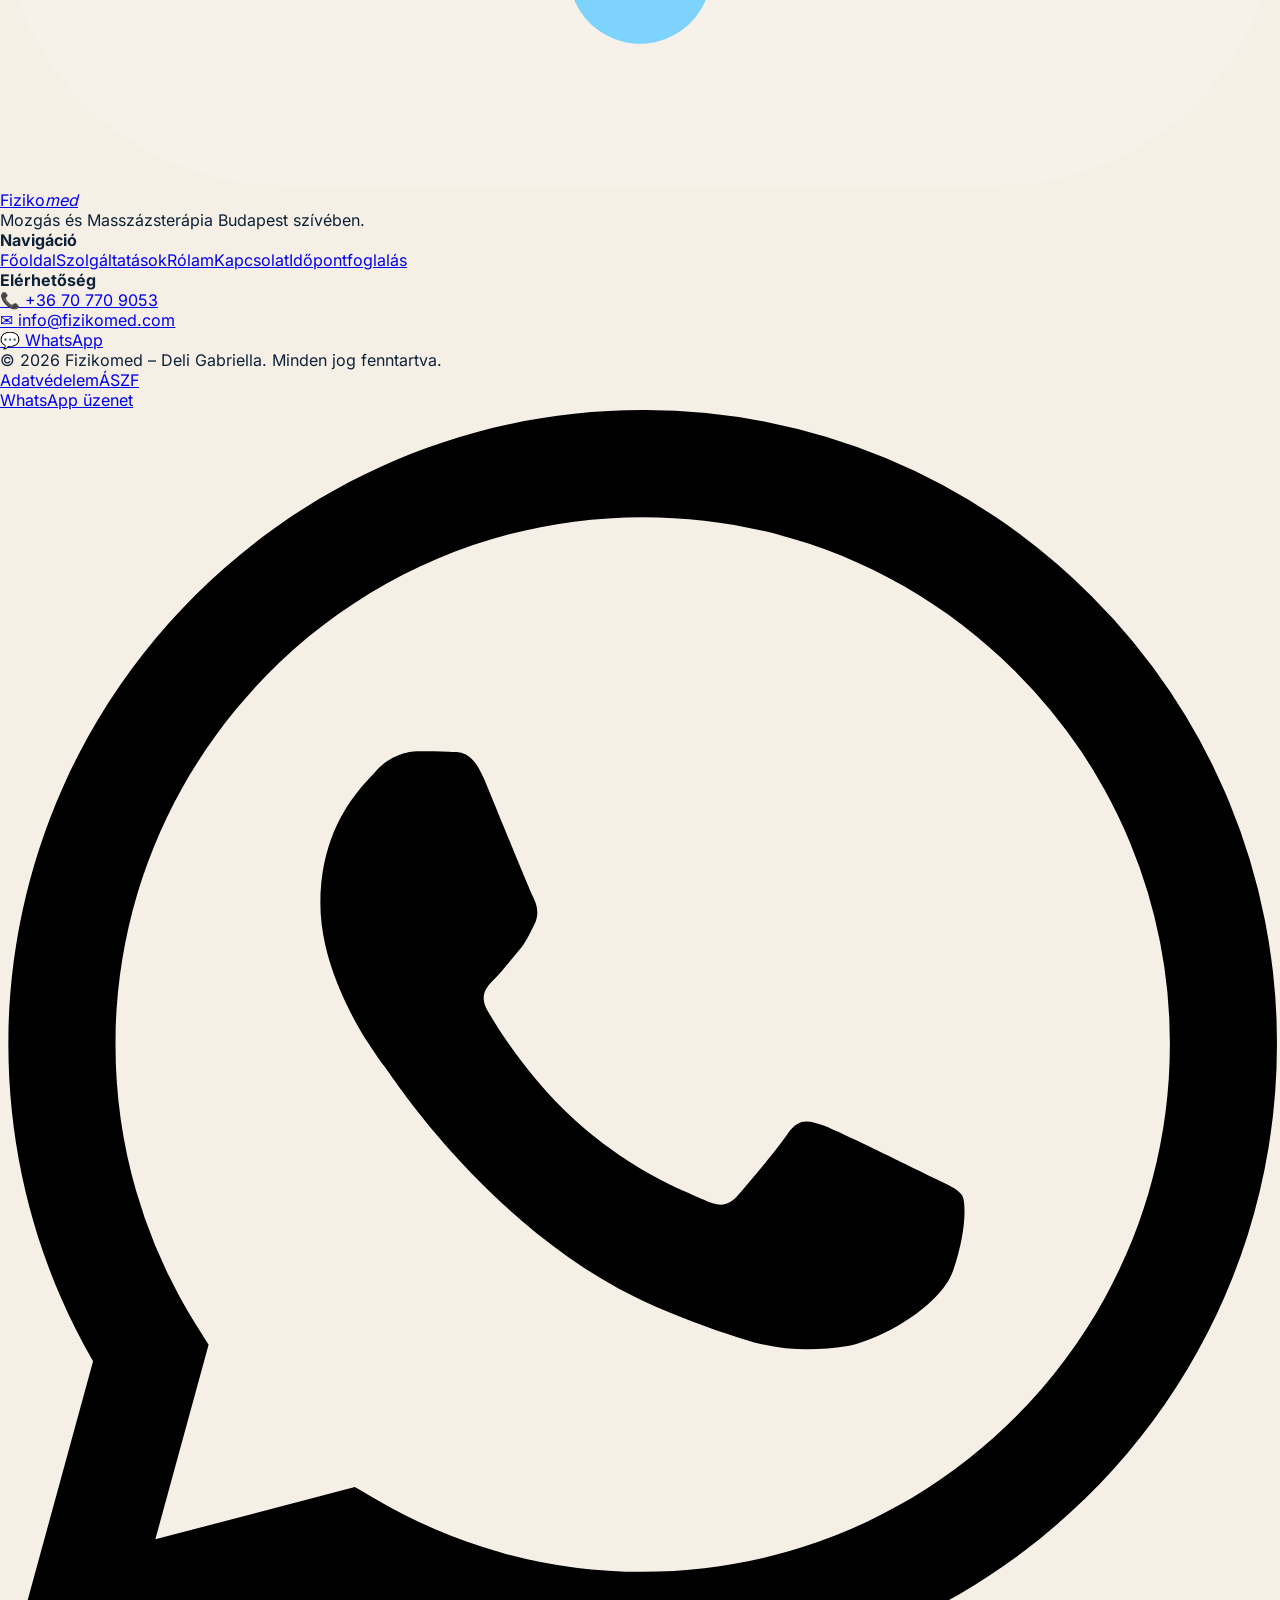
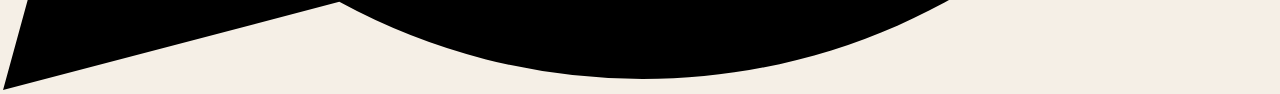
<file: rolam/index.html>
<!DOCTYPE html>
<html lang="hu">
<head>
  <meta charset="UTF-8">
  <meta name="viewport" content="width=device-width, initial-scale=1.0">
  <title>Rólam – Deli Gabriella | Fizikomed Budapest</title>
  <meta name="description" content="Ismerje meg Deli Gabriellát, a 25+ éves tapasztalattal rendelkező gyógymasszőrt és fizioterapeutát. Képzettségek, megközelítés, páciensek véleménye.">
  <meta name="robots" content="index, follow">
  <meta property="og:type"    content="profile">
  <meta property="og:url"     content="https://fizikomed.com/rolam/">
  <meta property="og:title"   content="Rólam – Deli Gabriella | Fizikomed">
  <meta property="og:description" content="25+ éves tapasztalattal rendelkező gyógymasszőr és fizioterapeuta Budapesten.">
  <meta property="og:image"   content="https://fizikomed.com/assets/og-image.svg">
  <link rel="canonical" href="https://fizikomed.com/rolam/">
  <link rel="icon"      href="/assets/favicon.svg" type="image/svg+xml">
  <link rel="manifest"  href="/manifest.json">
  <link rel="stylesheet" href="/assets/style.css">
</head>
<body>
<a href="#fo-tartalom" class="skip-link">Ugrás a tartalomra</a>

<header class="site-header" role="banner">
  <div class="header-inner">
    <a href="/" class="site-logo" aria-label="Fizikomed – Főoldal">
      <svg class="logo-icon" viewBox="0 0 36 36" fill="none" xmlns="http://www.w3.org/2000/svg" aria-hidden="true">
        <rect width="36" height="36" rx="8" fill="#0d2238"/>
        <rect x="16" y="4" width="4" height="28" rx="2" fill="#7dd3fc"/>
        <rect x="8"  y="8"  width="20" height="4" rx="2" fill="#f5efe6" opacity="0.8"/>
        <rect x="8"  y="16" width="20" height="4" rx="2" fill="#f5efe6" opacity="0.8"/>
        <rect x="8"  y="24" width="20" height="4" rx="2" fill="#f5efe6" opacity="0.8"/>
      </svg>
      <span>Fiziko<em>med</em></span>
    </a>
    <nav class="site-nav" aria-label="Fő navigáció">
      <a href="/#szolgaltatasok">Szolgáltatások</a>
      <a href="/#arak">Árak</a>
      <a href="/rolam/" class="active">Rólam</a>
      <a href="/kapcsolat/">Kapcsolat</a>
    </nav>
    <div class="header-actions">
      <a href="tel:+36707709053" class="header-phone">+36 70 770 9053</a>
      <a href="/idopontfoglalas/" class="btn btn-primary btn-sm">Időpontfoglalás</a>
    </div>
    <button class="hamburger" id="hamburger" aria-label="Menü megnyitása" aria-expanded="false" aria-controls="mobile-nav">
      <span></span><span></span><span></span>
    </button>
  </div>
</header>
<nav class="mobile-nav" id="mobile-nav" aria-label="Mobil navigáció">
  <a href="/#szolgaltatasok">Szolgáltatások</a>
  <a href="/#arak">Árak</a>
  <a href="/rolam/">Rólam</a>
  <a href="/kapcsolat/">Kapcsolat</a>
  <a href="/idopontfoglalas/" class="btn btn-primary mobile-nav-cta">Időpontfoglalás</a>
</nav>

<main id="fo-tartalom">

  <section class="page-hero" aria-label="Oldal fejléc">
    <div class="container">
      <nav class="breadcrumb" aria-label="Navigációs útvonal">
        <a href="/">Főoldal</a>
        <span aria-hidden="true">›</span>
        <span aria-current="page">Rólam</span>
      </nav>
      <h1>Deli Gabriella – Gyógymasszőr és Fizioterapeuta</h1>
      <p>25+ éves tapasztalat, személyes elkötelezettség, bizonyított eredmények – Budapest VI. kerületében.</p>
    </div>
  </section>

  <section class="section section-light" aria-labelledby="about-heading">
    <div class="container">
      <div class="grid-2" style="align-items:start; gap:4rem;">
        <div>
          <h2 id="about-heading" style="margin-bottom:1.5rem;">Szakmai háttér</h2>
          <p>Deli Gabriella 1998-ban szerzett okleveles gyógymasszőr diplomát, majd 2003-ban fizioterapeutas képesítést is szerzett. Több mint 25 éves aktív gyakorlat során több mint 1000 pácienst kezelt sikeresen.</p>
          <p>Szakmai pályafutása során számos területen fejlesztette tudását: sportmasszázs, manuális lymphdrenázs, triggerpont terápia, lágylézer kezelés, köpölyözés, kineziológiai tape alkalmazás és oktatás, hegkezelés, valamint flossing terápia.</p>
          <p>Különös figyelmet fordít a páciensekkel való személyes kapcsolatra, az alapos anamnézis felvételre és az egyénre szabott kezelési terv kialakítására. Meggyőződése, hogy a tartós eredmény csak a páciens aktív közreműködésével és a kiváltó okok kezelésével érhető el.</p>

          <h3 style="margin-top:2rem; margin-bottom:1rem;">Szakterületek</h3>
          <ul style="display:flex; flex-direction:column; gap:.75rem; list-style:disc; padding-left:1.5rem; color:#475569;">
            <li>Krónikus hát- és nyakfájdalom kezelése</li>
            <li>Mozgásszervi rehabilitáció műtét után</li>
            <li>Sportolói sérülések kezelése és megelőzése</li>
            <li>Stressz okozta izomfeszültség oldása</li>
            <li>Nyirokkeringési zavarok kezelése</li>
            <li>Posztoperatív hegkezelés</li>
          </ul>
        </div>

        <div>
          <div class="highlight-card" style="margin-bottom:2rem;">
            <h2>Képzettségeim</h2>
            <ul class="qualifications-list" role="list" style="margin-top:1.5rem;">
              <li class="qualification-item" style="background:rgba(255,255,255,.07); border-color:rgba(125,211,252,.2);">
                <div class="qualification-icon" style="background:rgba(125,211,252,.15); color:#7dd3fc;" aria-hidden="true">🎓</div>
                <div>
                  <h4 style="color:#f5efe6;">Okleveles gyógymasszőr</h4>
                  <p style="color:rgba(245,239,230,.7);">Diploma, 1998</p>
                </div>
              </li>
              <li class="qualification-item" style="background:rgba(255,255,255,.07); border-color:rgba(125,211,252,.2);">
                <div class="qualification-icon" style="background:rgba(125,211,252,.15); color:#7dd3fc;" aria-hidden="true">🏥</div>
                <div>
                  <h4 style="color:#f5efe6;">Fizioterapeutas képesítés</h4>
                  <p style="color:rgba(245,239,230,.7);">Szakképesítés, 2003</p>
                </div>
              </li>
              <li class="qualification-item" style="background:rgba(255,255,255,.07); border-color:rgba(125,211,252,.2);">
                <div class="qualification-icon" style="background:rgba(125,211,252,.15); color:#7dd3fc;" aria-hidden="true">⚽</div>
                <div>
                  <h4 style="color:#f5efe6;">Sportmasszázs specialista</h4>
                  <p style="color:rgba(245,239,230,.7);">Akkreditált sportmasszázs képzés</p>
                </div>
              </li>
              <li class="qualification-item" style="background:rgba(255,255,255,.07); border-color:rgba(125,211,252,.2);">
                <div class="qualification-icon" style="background:rgba(125,211,252,.15); color:#7dd3fc;" aria-hidden="true">💧</div>
                <div>
                  <h4 style="color:#f5efe6;">Lymphdrenázs terapeuta</h4>
                  <p style="color:rgba(245,239,230,.7);">Manuális nyirokdrenázs szakértő</p>
                </div>
              </li>
              <li class="qualification-item" style="background:rgba(255,255,255,.07); border-color:rgba(125,211,252,.2);">
                <div class="qualification-icon" style="background:rgba(125,211,252,.15); color:#7dd3fc;" aria-hidden="true">🩹</div>
                <div>
                  <h4 style="color:#f5efe6;">Kineziológiai tape oktató</h4>
                  <p style="color:rgba(245,239,230,.7);">Akkreditált oktató és terapeuta</p>
                </div>
              </li>
            </ul>
          </div>

          <div style="background:var(--color-card); border:1px solid var(--color-border); border-radius:var(--radius-lg); padding:1.5rem;">
            <h3 style="margin-bottom:1rem; font-size:1rem;">Gyors statisztikák</h3>
            <div style="display:grid; grid-template-columns:1fr 1fr; gap:1rem;">
              <div style="text-align:center; padding:1rem; background:var(--color-bg-light); border-radius:.625rem;">
                <div style="font-size:1.75rem; font-weight:800; color:var(--color-primary);">25+</div>
                <div style="font-size:.8125rem; color:var(--color-muted); font-weight:600; text-transform:uppercase; letter-spacing:.05em;">Év tapasztalat</div>
              </div>
              <div style="text-align:center; padding:1rem; background:var(--color-bg-light); border-radius:.625rem;">
                <div style="font-size:1.75rem; font-weight:800; color:var(--color-primary);">1000+</div>
                <div style="font-size:.8125rem; color:var(--color-muted); font-weight:600; text-transform:uppercase; letter-spacing:.05em;">Kezelt páciens</div>
              </div>
              <div style="text-align:center; padding:1rem; background:var(--color-bg-light); border-radius:.625rem;">
                <div style="font-size:1.75rem; font-weight:800; color:var(--color-primary);">14+</div>
                <div style="font-size:.8125rem; color:var(--color-muted); font-weight:600; text-transform:uppercase; letter-spacing:.05em;">Terápiás módszer</div>
              </div>
              <div style="text-align:center; padding:1rem; background:var(--color-bg-light); border-radius:.625rem;">
                <div style="font-size:1.75rem; font-weight:800; color:var(--color-primary);">5★</div>
                <div style="font-size:.8125rem; color:var(--color-muted); font-weight:600; text-transform:uppercase; letter-spacing:.05em;">Értékelés</div>
              </div>
            </div>
          </div>
        </div>
      </div>
    </div>
  </section>

  <section class="section section-white" aria-labelledby="philosophy-heading">
    <div class="container">
      <div class="section-header">
        <h2 id="philosophy-heading">Megközelítésem és filozófiám</h2>
      </div>
      <div class="grid-3" style="gap:2rem;">
        <div style="background:var(--color-bg-light); border-radius:var(--radius-lg); padding:2rem; border:1px solid var(--color-border);">
          <div style="font-size:2rem; margin-bottom:1rem;" aria-hidden="true">🔍</div>
          <h3 style="font-size:1.125rem; margin-bottom:.75rem;">Holisztikus szemlélet</h3>
          <p style="color:#475569; font-size:.9375rem;">Nem csupán a tünetet kezelem, hanem a kiváltó okokat is feltárom. Az alapos anamnézis felvétele és a mozgásvizsgálat elengedhetetlen a hatékony kezeléshez.</p>
        </div>
        <div style="background:var(--color-bg-light); border-radius:var(--radius-lg); padding:2rem; border:1px solid var(--color-border);">
          <div style="font-size:2rem; margin-bottom:1rem;" aria-hidden="true">🤝</div>
          <h3 style="font-size:1.125rem; margin-bottom:.75rem;">Személyes kapcsolat</h3>
          <p style="color:#475569; font-size:.9375rem;">Minden pácienssel egyedi, személyes kapcsolatot építek. A bizalom és a nyílt kommunikáció az alapja a sikeres terápiának. Figyelmesen hallgatom meg az Ön panaszait.</p>
        </div>
        <div style="background:var(--color-bg-light); border-radius:var(--radius-lg); padding:2rem; border:1px solid var(--color-border);">
          <div style="font-size:2rem; margin-bottom:1rem;" aria-hidden="true">📈</div>
          <h3 style="font-size:1.125rem; margin-bottom:.75rem;">Mérhető eredmények</h3>
          <p style="color:#475569; font-size:.9375rem;">A kezelések hatékonyságát folyamatosan monitorozom. Az Ön visszajelzései alapján szükség esetén módosítom a kezelési tervet, hogy a legjobb eredményt érjük el.</p>
        </div>
      </div>
    </div>
  </section>

  <section class="section section-light" id="velemenyek" aria-labelledby="reviews-heading">
    <div class="container">
      <div class="section-header">
        <h2 id="reviews-heading">Pácienseim véleménye</h2>
        <p>Valódi visszajelzések valódi páciensektől.</p>
      </div>
      <div class="testimonials-grid">
        <article class="testimonial-card" itemscope itemtype="https://schema.org/Review">
          <meta itemprop="itemReviewed" content="Fizikomed – Gyógymasszázs">
          <div class="stars" aria-label="5 csillag az 5-ből"><span class="star" aria-hidden="true">★</span><span class="star" aria-hidden="true">★</span><span class="star" aria-hidden="true">★</span><span class="star" aria-hidden="true">★</span><span class="star" aria-hidden="true">★</span><meta itemprop="reviewRating" content="5"></div>
          <p class="testimonial-body" itemprop="reviewBody">Gabriella kezelésein keresztül sikerült megszabadulnom a krónikus hátfájásomtól. Mindenkinek ajánlom!</p>
          <div class="testimonial-author" itemprop="author" itemscope itemtype="https://schema.org/Person">
            <div class="author-avatar" aria-hidden="true">KA</div>
            <div><div class="author-name" itemprop="name">Kovács Anna</div><div class="author-service">Gyógymasszázs</div></div>
          </div>
        </article>
        <article class="testimonial-card" itemscope itemtype="https://schema.org/Review">
          <meta itemprop="itemReviewed" content="Fizikomed – Triggerpont terápia">
          <div class="stars" aria-label="5 csillag az 5-ből"><span class="star" aria-hidden="true">★</span><span class="star" aria-hidden="true">★</span><span class="star" aria-hidden="true">★</span><span class="star" aria-hidden="true">★</span><span class="star" aria-hidden="true">★</span><meta itemprop="reviewRating" content="5"></div>
          <p class="testimonial-body" itemprop="reviewBody">Sportolóként rendszeresen járok Gabriellához. A triggerpont terápia csodákat tett az izomgörcsömmel.</p>
          <div class="testimonial-author" itemprop="author" itemscope itemtype="https://schema.org/Person">
            <div class="author-avatar" aria-hidden="true">NP</div>
            <div><div class="author-name" itemprop="name">Nagy Péter</div><div class="author-service">Triggerpont terápia</div></div>
          </div>
        </article>
        <article class="testimonial-card" itemscope itemtype="https://schema.org/Review">
          <meta itemprop="itemReviewed" content="Fizikomed – Fizikoterápia">
          <div class="stars" aria-label="5 csillag az 5-ből"><span class="star" aria-hidden="true">★</span><span class="star" aria-hidden="true">★</span><span class="star" aria-hidden="true">★</span><span class="star" aria-hidden="true">★</span><span class="star" aria-hidden="true">★</span><meta itemprop="reviewRating" content="5"></div>
          <p class="testimonial-body" itemprop="reviewBody">Műtét utáni rehabilitációhoz kerestem szakembert. Professzionális, empatikus és hatékony kezelések.</p>
          <div class="testimonial-author" itemprop="author" itemscope itemtype="https://schema.org/Person">
            <div class="author-avatar" aria-hidden="true">SZM</div>
            <div><div class="author-name" itemprop="name">Szabó Mária</div><div class="author-service">Fizikoterápia</div></div>
          </div>
        </article>
        <article class="testimonial-card" itemscope itemtype="https://schema.org/Review">
          <meta itemprop="itemReviewed" content="Fizikomed – Lágylézer terápia">
          <div class="stars" aria-label="5 csillag az 5-ből"><span class="star" aria-hidden="true">★</span><span class="star" aria-hidden="true">★</span><span class="star" aria-hidden="true">★</span><span class="star" aria-hidden="true">★</span><span class="star" aria-hidden="true">★</span><meta itemprop="reviewRating" content="5"></div>
          <p class="testimonial-body" itemprop="reviewBody">Térdproblémámra a lágylézer terápia hozott áttörést. Köszönöm Gabriellának a türelmes és szakszerű kezelést!</p>
          <div class="testimonial-author" itemprop="author" itemscope itemtype="https://schema.org/Person">
            <div class="author-avatar" aria-hidden="true">HZS</div>
            <div><div class="author-name" itemprop="name">Horváth Zsolt</div><div class="author-service">Lágylézer terápia</div></div>
          </div>
        </article>
        <article class="testimonial-card" itemscope itemtype="https://schema.org/Review">
          <meta itemprop="itemReviewed" content="Fizikomed – Köpölyözés">
          <div class="stars" aria-label="5 csillag az 5-ből"><span class="star" aria-hidden="true">★</span><span class="star" aria-hidden="true">★</span><span class="star" aria-hidden="true">★</span><span class="star" aria-hidden="true">★</span><span class="star" aria-hidden="true">★</span><meta itemprop="reviewRating" content="5"></div>
          <p class="testimonial-body" itemprop="reviewBody">A köpölyözés teljesen új világ volt számomra. Azóta rendszeresen visszajárok. Gabriella profizmusa lenyűgöző.</p>
          <div class="testimonial-author" itemprop="author" itemscope itemtype="https://schema.org/Person">
            <div class="author-avatar" aria-hidden="true">VE</div>
            <div><div class="author-name" itemprop="name">Varga Eszter</div><div class="author-service">Köpölyözés</div></div>
          </div>
        </article>
      </div>
    </div>
  </section>

  <section class="cta-band" aria-label="Időpontfoglalás felhívás">
    <div class="container">
      <h2>Készen áll a változásra?</h2>
      <p>Foglaljon időpontot még ma, és tegye meg az első lépést a fájdalommentes élet felé!</p>
      <div class="cta-actions">
        <a href="/idopontfoglalas/" class="btn btn-primary btn-lg">Időpontfoglalás</a>
        <a href="tel:+36707709053" class="btn btn-secondary btn-lg">+36 70 770 9053</a>
      </div>
    </div>
  </section>

</main>

<footer class="site-footer" role="contentinfo">
  <div class="container">
    <div class="footer-grid">
      <div class="footer-brand">
        <a href="/" class="site-logo" aria-label="Fizikomed – Főoldal">
          <svg class="logo-icon" viewBox="0 0 36 36" fill="none" xmlns="http://www.w3.org/2000/svg" aria-hidden="true">
            <rect width="36" height="36" rx="8" fill="rgba(255,255,255,.1)"/>
            <rect x="16" y="4" width="4" height="28" rx="2" fill="#7dd3fc"/>
            <rect x="8"  y="8"  width="20" height="4" rx="2" fill="#f5efe6" opacity="0.8"/>
            <rect x="8"  y="16" width="20" height="4" rx="2" fill="#f5efe6" opacity="0.8"/>
            <rect x="8"  y="24" width="20" height="4" rx="2" fill="#f5efe6" opacity="0.8"/>
          </svg>
          <span>Fiziko<em>med</em></span>
        </a>
        <p>Mozgás és Masszázsterápia Budapest szívében.</p>
      </div>
      <div class="footer-col">
        <h4>Navigáció</h4>
        <nav class="footer-nav"><a href="/">Főoldal</a><a href="/szolgaltatasok/">Szolgáltatások</a><a href="/rolam/">Rólam</a><a href="/kapcsolat/">Kapcsolat</a><a href="/idopontfoglalas/">Időpontfoglalás</a></nav>
      </div>
      <div class="footer-col">
        <h4>Elérhetőség</h4>
        <ul class="footer-contact-list" role="list">
          <li><a href="tel:+36707709053">📞 +36 70 770 9053</a></li>
          <li><a href="mailto:info@fizikomed.com">✉️ info@fizikomed.com</a></li>
          <li><a href="https://wa.me/36707709053" target="_blank" rel="noopener noreferrer">💬 WhatsApp</a></li>
        </ul>
      </div>
    </div>
    <div class="footer-bottom">
      <p>© <span id="footer-year">2024</span> Fizikomed – Deli Gabriella. Minden jog fenntartva.</p>
      <div class="footer-bottom-links"><a href="/adatvedelem/">Adatvédelem</a><a href="/aszf/">ÁSZF</a></div>
    </div>
  </div>
</footer>

<a href="https://wa.me/36707709053" class="whatsapp-fab" target="_blank" rel="noopener noreferrer" aria-label="WhatsApp üzenet küldése">
  <span class="whatsapp-fab-tooltip">WhatsApp üzenet</span>
  <svg viewBox="0 0 24 24" xmlns="http://www.w3.org/2000/svg" aria-hidden="true"><path d="M17.472 14.382c-.297-.149-1.758-.867-2.03-.967-.273-.099-.471-.148-.67.15-.197.297-.767.966-.94 1.164-.173.199-.347.223-.644.075-.297-.15-1.255-.463-2.39-1.475-.883-.788-1.48-1.761-1.653-2.059-.173-.297-.018-.458.13-.606.134-.133.298-.347.446-.52.149-.174.198-.298.298-.497.099-.198.05-.371-.025-.52-.075-.149-.669-1.612-.916-2.207-.242-.579-.487-.5-.669-.51-.173-.008-.371-.01-.57-.01-.198 0-.52.074-.792.372-.272.297-1.04 1.016-1.04 2.479 0 1.462 1.065 2.875 1.213 3.074.149.198 2.096 3.2 5.077 4.487.709.306 1.262.489 1.694.625.712.227 1.36.195 1.871.118.571-.085 1.758-.719 2.006-1.413.248-.694.248-1.289.173-1.413-.074-.124-.272-.198-.57-.347m-5.421 7.403h-.004a9.87 9.87 0 0 1-5.031-1.378l-.361-.214-3.741.982.998-3.648-.235-.374a9.86 9.86 0 0 1-1.51-5.26c.001-5.45 4.436-9.884 9.888-9.884 2.64 0 5.122 1.03 6.988 2.898a9.825 9.825 0 0 1 2.893 6.994c-.003 5.45-4.437 9.884-9.885 9.884m8.413-18.297A11.815 11.815 0 0 0 12.05 0C5.495 0 .16 5.335.157 11.892c0 2.096.547 4.142 1.588 5.945L.057 24l6.305-1.654a11.882 11.882 0 0 0 5.683 1.448h.005c6.554 0 11.89-5.335 11.893-11.893a11.821 11.821 0 0 0-3.48-8.413z"/></svg>
</a>

<script>
  const btn = document.getElementById('hamburger');
  const nav = document.getElementById('mobile-nav');
  btn.addEventListener('click', function() {
    const open = nav.classList.toggle('open');
    btn.setAttribute('aria-expanded', open);
    btn.setAttribute('aria-label', open ? 'Menü bezárása' : 'Menü megnyitása');
  });
  document.getElementById('footer-year').textContent = new Date().getFullYear();
</script>
</body>
</html>
</file>
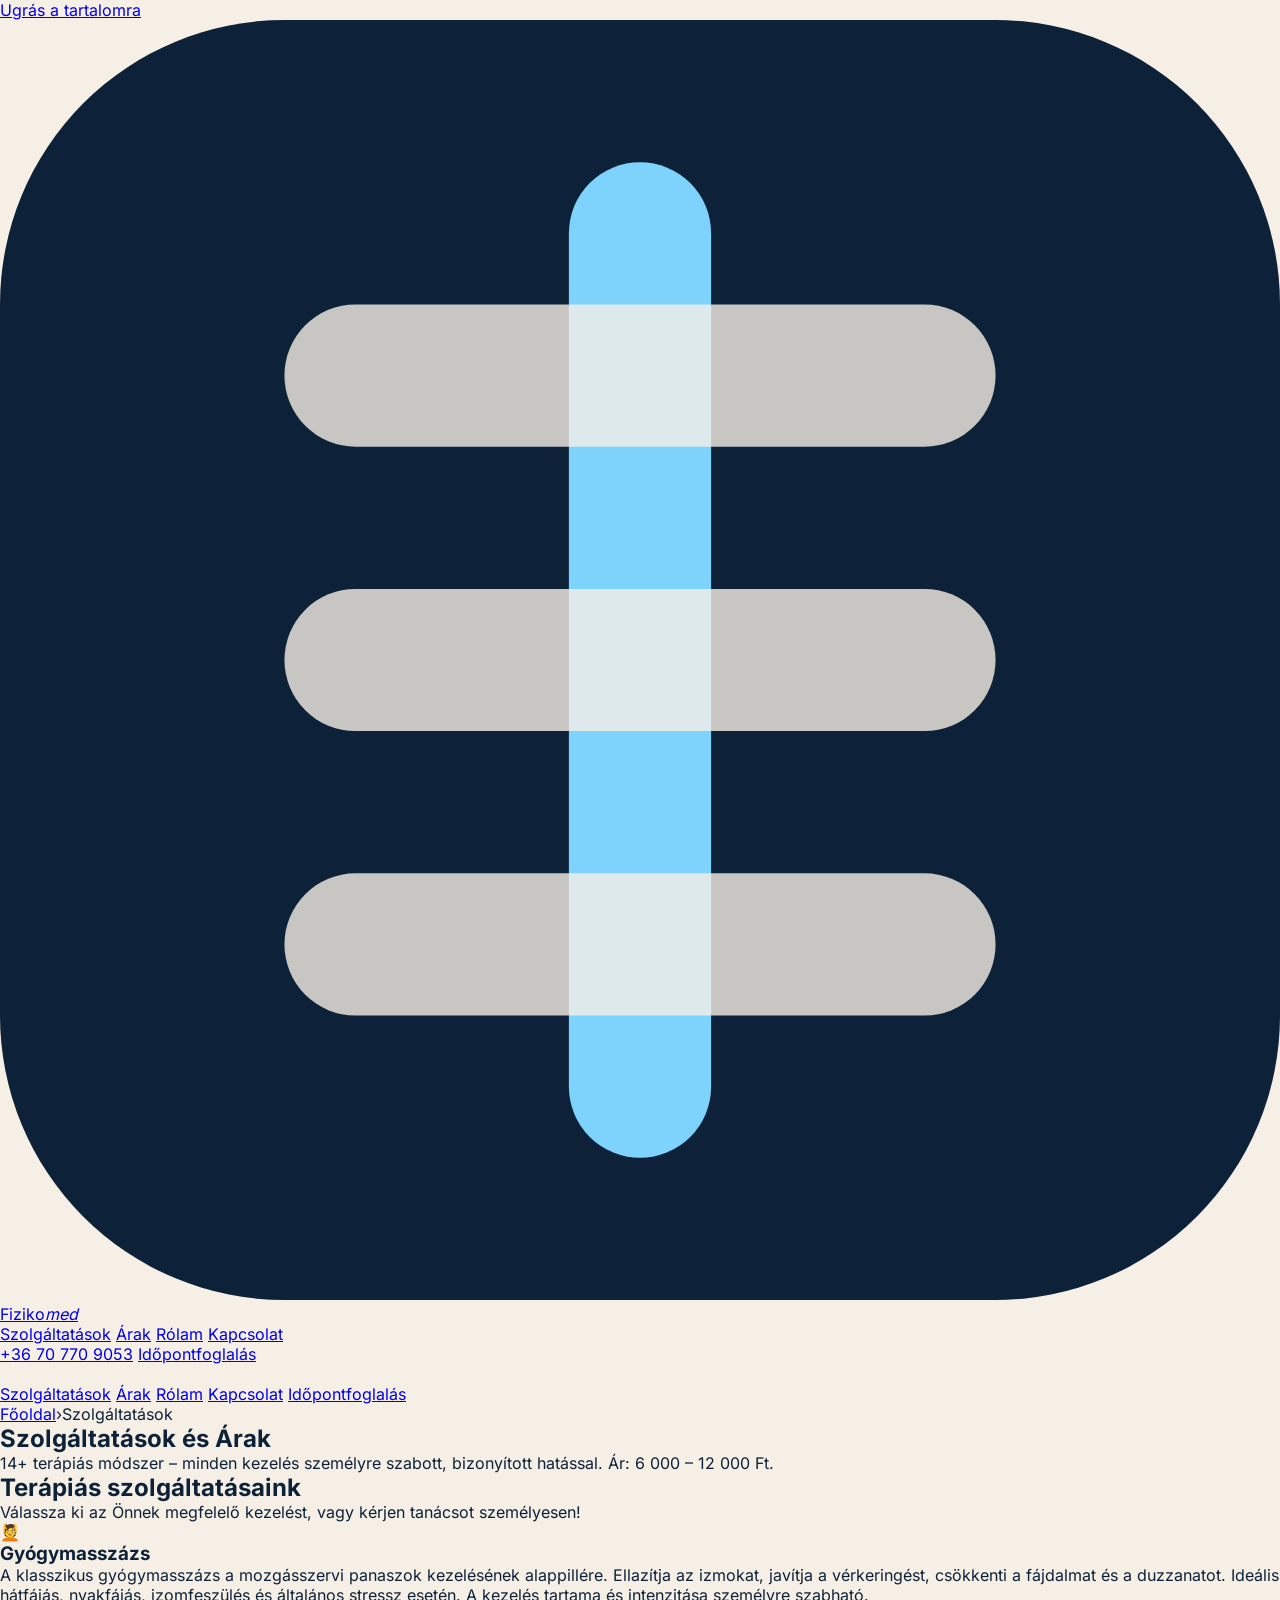
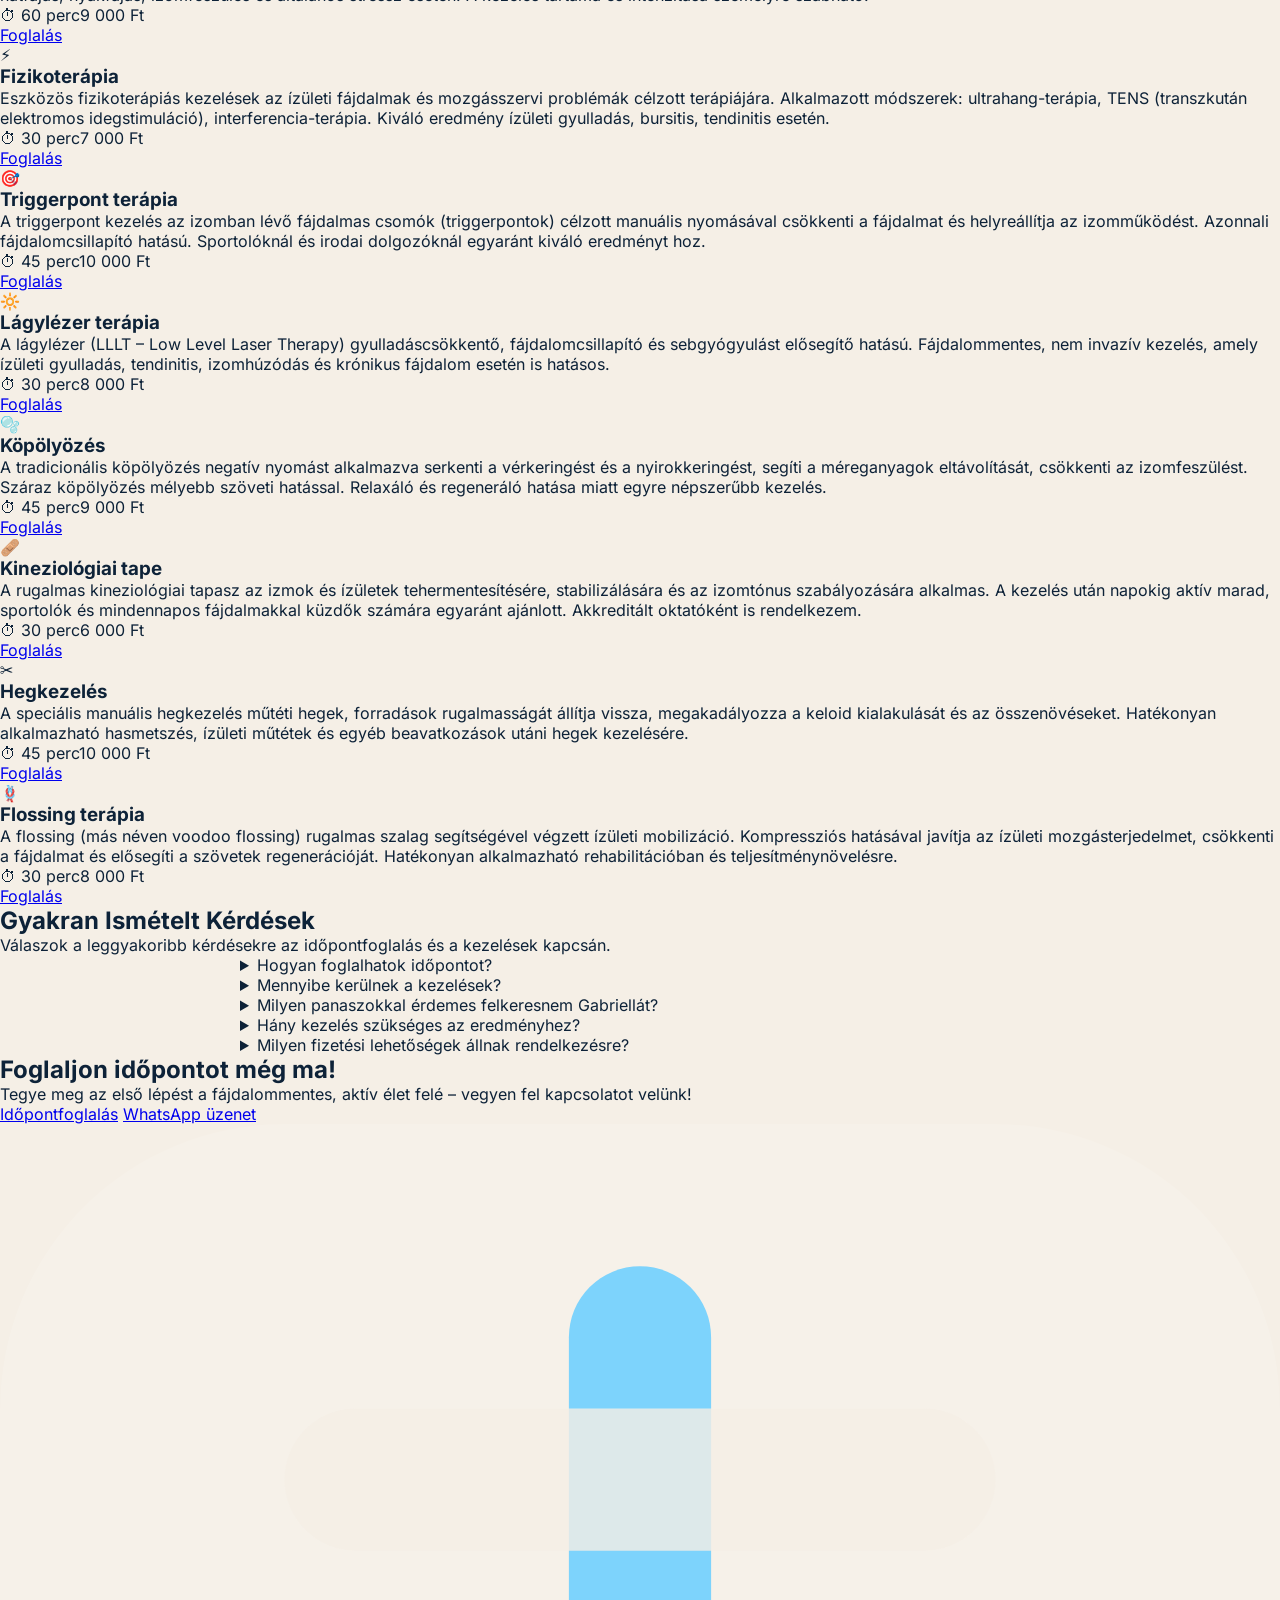
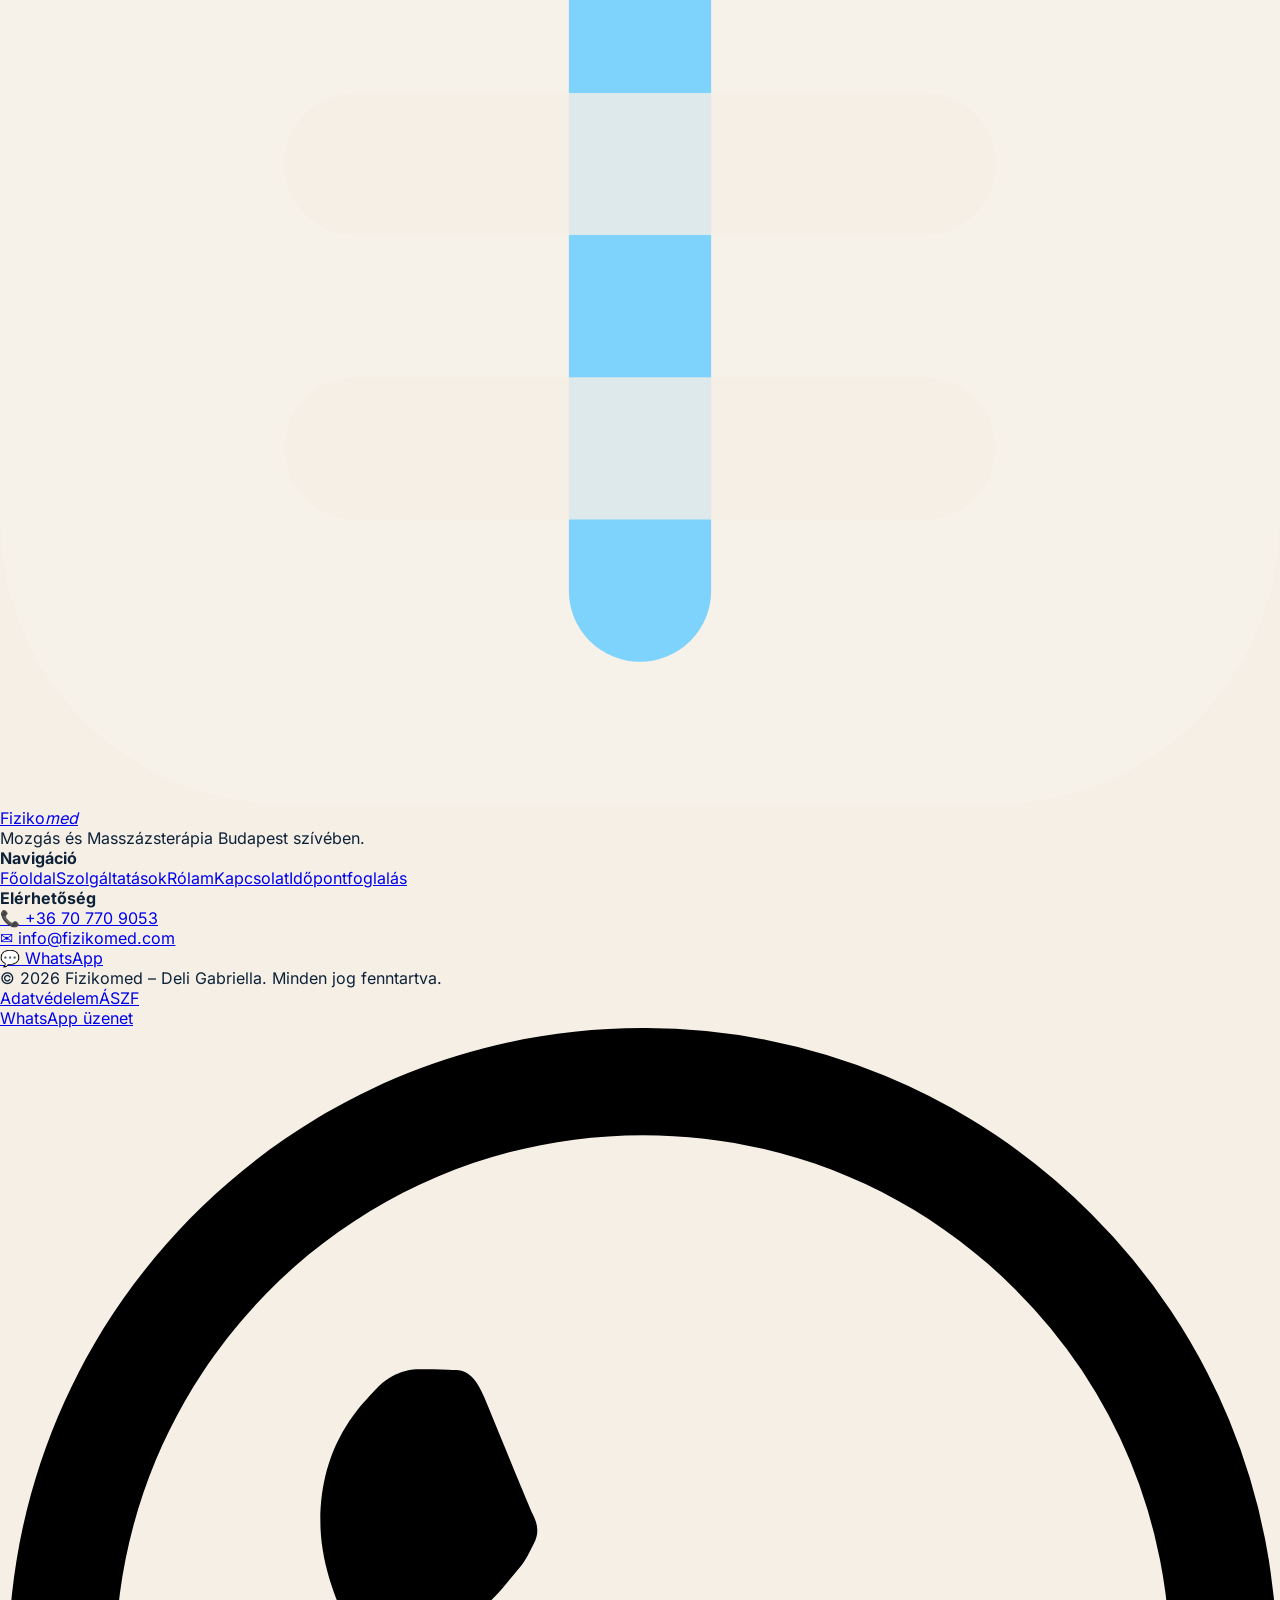
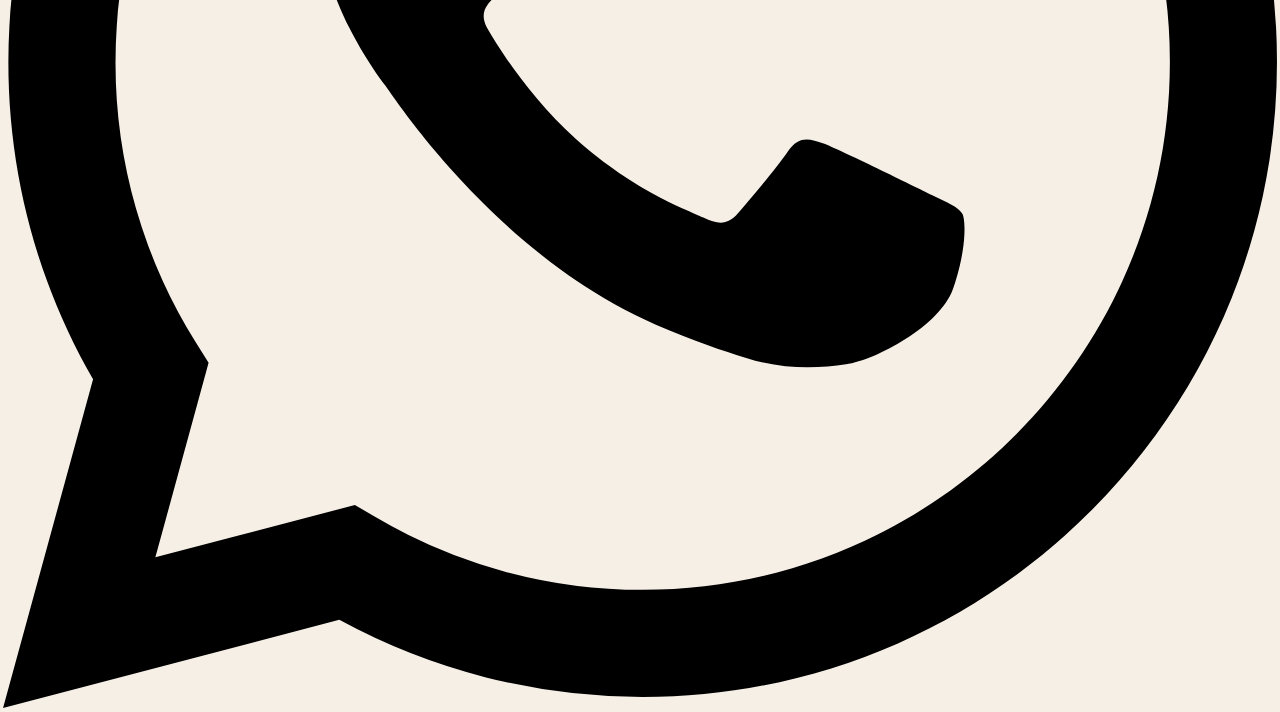
<file: szolgaltatasok/index.html>
<!DOCTYPE html>
<html lang="hu">
<head>
  <meta charset="UTF-8">
  <meta name="viewport" content="width=device-width, initial-scale=1.0">
  <title>Szolgáltatások és Árak | Fizikomed – Deli Gabriella Budapest</title>
  <meta name="description" content="Fizikomed összes szolgáltatása és ára: gyógymasszázs, fizikoterápia, triggerpont, lágylézer, köpölyözés, kineziológiai tape, hegkezelés, flossing. Budapest VI. kerület.">
  <meta name="robots" content="index, follow">
  <meta property="og:type"    content="website">
  <meta property="og:url"     content="https://fizikomed.com/szolgaltatasok/">
  <meta property="og:title"   content="Szolgáltatások és Árak | Fizikomed Budapest">
  <meta property="og:description" content="14+ terápiás módszer, 6000–12000 Ft árkategóriában. Budapest VI. kerület.">
  <meta property="og:image"   content="https://fizikomed.com/assets/og-image.svg">
  <link rel="canonical" href="https://fizikomed.com/szolgaltatasok/">
  <link rel="icon"      href="/assets/favicon.svg" type="image/svg+xml">
  <link rel="manifest"  href="/manifest.json">
  <link rel="stylesheet" href="/assets/style.css">
</head>
<body>
<a href="#fo-tartalom" class="skip-link">Ugrás a tartalomra</a>

<header class="site-header" role="banner">
  <div class="header-inner">
    <a href="/" class="site-logo" aria-label="Fizikomed – Főoldal">
      <svg class="logo-icon" viewBox="0 0 36 36" fill="none" xmlns="http://www.w3.org/2000/svg" aria-hidden="true">
        <rect width="36" height="36" rx="8" fill="#0d2238"/>
        <rect x="16" y="4" width="4" height="28" rx="2" fill="#7dd3fc"/>
        <rect x="8"  y="8"  width="20" height="4" rx="2" fill="#f5efe6" opacity="0.8"/>
        <rect x="8"  y="16" width="20" height="4" rx="2" fill="#f5efe6" opacity="0.8"/>
        <rect x="8"  y="24" width="20" height="4" rx="2" fill="#f5efe6" opacity="0.8"/>
      </svg>
      <span>Fiziko<em>med</em></span>
    </a>
    <nav class="site-nav" aria-label="Fő navigáció">
      <a href="/#szolgaltatasok" class="active">Szolgáltatások</a>
      <a href="/#arak">Árak</a>
      <a href="/rolam/">Rólam</a>
      <a href="/kapcsolat/">Kapcsolat</a>
    </nav>
    <div class="header-actions">
      <a href="tel:+36707709053" class="header-phone">+36 70 770 9053</a>
      <a href="/idopontfoglalas/" class="btn btn-primary btn-sm">Időpontfoglalás</a>
    </div>
    <button class="hamburger" id="hamburger" aria-label="Menü megnyitása" aria-expanded="false" aria-controls="mobile-nav">
      <span></span><span></span><span></span>
    </button>
  </div>
</header>
<nav class="mobile-nav" id="mobile-nav" aria-label="Mobil navigáció">
  <a href="/#szolgaltatasok">Szolgáltatások</a>
  <a href="/#arak">Árak</a>
  <a href="/rolam/">Rólam</a>
  <a href="/kapcsolat/">Kapcsolat</a>
  <a href="/idopontfoglalas/" class="btn btn-primary mobile-nav-cta">Időpontfoglalás</a>
</nav>

<main id="fo-tartalom">

  <section class="page-hero">
    <div class="container">
      <nav class="breadcrumb" aria-label="Navigációs útvonal">
        <a href="/">Főoldal</a><span aria-hidden="true">›</span><span aria-current="page">Szolgáltatások</span>
      </nav>
      <h1>Szolgáltatások és Árak</h1>
      <p>14+ terápiás módszer – minden kezelés személyre szabott, bizonyított hatással. Ár: 6 000 – 12 000 Ft.</p>
    </div>
  </section>

  <section class="section section-light" aria-labelledby="services-heading">
    <div class="container">
      <div class="section-header">
        <h2 id="services-heading">Terápiás szolgáltatásaink</h2>
        <p>Válassza ki az Önnek megfelelő kezelést, vagy kérjen tanácsot személyesen!</p>
      </div>
      <div class="services-grid">
        <article class="service-card">
          <div class="service-card-header"><div class="service-icon" aria-hidden="true">💆</div><div><h3>Gyógymasszázs</h3></div></div>
          <p>A klasszikus gyógymasszázs a mozgásszervi panaszok kezelésének alappillére. Ellazítja az izmokat, javítja a vérkeringést, csökkenti a fájdalmat és a duzzanatot. Ideális hátfájás, nyakfájás, izomfeszülés és általános stressz esetén. A kezelés tartama és intenzitása személyre szabható.</p>
          <div class="service-meta"><span class="badge badge-duration">⏱ 60 perc</span><span class="badge badge-price">9 000 Ft</span></div>
          <a href="/idopontfoglalas/" class="btn btn-primary btn-sm">Foglalás</a>
        </article>
        <article class="service-card">
          <div class="service-card-header"><div class="service-icon" aria-hidden="true">⚡</div><div><h3>Fizikoterápia</h3></div></div>
          <p>Eszközös fizikoterápiás kezelések az ízületi fájdalmak és mozgásszervi problémák célzott terápiájára. Alkalmazott módszerek: ultrahang-terápia, TENS (transzkután elektromos idegstimuláció), interferencia-terápia. Kiváló eredmény ízületi gyulladás, bursitis, tendinitis esetén.</p>
          <div class="service-meta"><span class="badge badge-duration">⏱ 30 perc</span><span class="badge badge-price">7 000 Ft</span></div>
          <a href="/idopontfoglalas/" class="btn btn-primary btn-sm">Foglalás</a>
        </article>
        <article class="service-card">
          <div class="service-card-header"><div class="service-icon" aria-hidden="true">🎯</div><div><h3>Triggerpont terápia</h3></div></div>
          <p>A triggerpont kezelés az izomban lévő fájdalmas csomók (triggerpontok) célzott manuális nyomásával csökkenti a fájdalmat és helyreállítja az izomműködést. Azonnali fájdalomcsillapító hatású. Sportolóknál és irodai dolgozóknál egyaránt kiváló eredményt hoz.</p>
          <div class="service-meta"><span class="badge badge-duration">⏱ 45 perc</span><span class="badge badge-price">10 000 Ft</span></div>
          <a href="/idopontfoglalas/" class="btn btn-primary btn-sm">Foglalás</a>
        </article>
        <article class="service-card">
          <div class="service-card-header"><div class="service-icon" aria-hidden="true">🔆</div><div><h3>Lágylézer terápia</h3></div></div>
          <p>A lágylézer (LLLT – Low Level Laser Therapy) gyulladáscsökkentő, fájdalomcsillapító és sebgyógyulást elősegítő hatású. Fájdalommentes, nem invazív kezelés, amely ízületi gyulladás, tendinitis, izomhúzódás és krónikus fájdalom esetén is hatásos.</p>
          <div class="service-meta"><span class="badge badge-duration">⏱ 30 perc</span><span class="badge badge-price">8 000 Ft</span></div>
          <a href="/idopontfoglalas/" class="btn btn-primary btn-sm">Foglalás</a>
        </article>
        <article class="service-card">
          <div class="service-card-header"><div class="service-icon" aria-hidden="true">🫧</div><div><h3>Köpölyözés</h3></div></div>
          <p>A tradicionális köpölyözés negatív nyomást alkalmazva serkenti a vérkeringést és a nyirokkeringést, segíti a méreganyagok eltávolítását, csökkenti az izomfeszülést. Száraz köpölyözés mélyebb szöveti hatással. Relaxáló és regeneráló hatása miatt egyre népszerűbb kezelés.</p>
          <div class="service-meta"><span class="badge badge-duration">⏱ 45 perc</span><span class="badge badge-price">9 000 Ft</span></div>
          <a href="/idopontfoglalas/" class="btn btn-primary btn-sm">Foglalás</a>
        </article>
        <article class="service-card">
          <div class="service-card-header"><div class="service-icon" aria-hidden="true">🩹</div><div><h3>Kineziológiai tape</h3></div></div>
          <p>A rugalmas kineziológiai tapasz az izmok és ízületek tehermentesítésére, stabilizálására és az izomtónus szabályozására alkalmas. A kezelés után napokig aktív marad, sportolók és mindennapos fájdalmakkal küzdők számára egyaránt ajánlott. Akkreditált oktatóként is rendelkezem.</p>
          <div class="service-meta"><span class="badge badge-duration">⏱ 30 perc</span><span class="badge badge-price">6 000 Ft</span></div>
          <a href="/idopontfoglalas/" class="btn btn-primary btn-sm">Foglalás</a>
        </article>
        <article class="service-card">
          <div class="service-card-header"><div class="service-icon" aria-hidden="true">✂️</div><div><h3>Hegkezelés</h3></div></div>
          <p>A speciális manuális hegkezelés műtéti hegek, forradások rugalmasságát állítja vissza, megakadályozza a keloid kialakulását és az összenövéseket. Hatékonyan alkalmazható hasmetszés, ízületi műtétek és egyéb beavatkozások utáni hegek kezelésére.</p>
          <div class="service-meta"><span class="badge badge-duration">⏱ 45 perc</span><span class="badge badge-price">10 000 Ft</span></div>
          <a href="/idopontfoglalas/" class="btn btn-primary btn-sm">Foglalás</a>
        </article>
        <article class="service-card">
          <div class="service-card-header"><div class="service-icon" aria-hidden="true">🪢</div><div><h3>Flossing terápia</h3></div></div>
          <p>A flossing (más néven voodoo flossing) rugalmas szalag segítségével végzett ízületi mobilizáció. Kompressziós hatásával javítja az ízületi mozgásterjedelmet, csökkenti a fájdalmat és elősegíti a szövetek regenerációját. Hatékonyan alkalmazható rehabilitációban és teljesítménynövelésre.</p>
          <div class="service-meta"><span class="badge badge-duration">⏱ 30 perc</span><span class="badge badge-price">8 000 Ft</span></div>
          <a href="/idopontfoglalas/" class="btn btn-primary btn-sm">Foglalás</a>
        </article>
      </div>
    </div>
  </section>

  <section class="section section-white" aria-labelledby="faq-heading">
    <div class="container">
      <div class="section-header">
        <h2 id="faq-heading">Gyakran Ismételt Kérdések</h2>
        <p>Válaszok a leggyakoribb kérdésekre az időpontfoglalás és a kezelések kapcsán.</p>
      </div>
      <div class="faq-list" style="max-width:800px; margin-inline:auto;">
        <details>
          <summary>Hogyan foglalhatok időpontot?</summary>
          <div class="faq-answer">
            <p>Időpontot foglalhat az <a href="/idopontfoglalas/">online foglalási rendszeren</a> keresztül, telefonon a <a href="tel:+36707709053">+36 70 770 9053</a> számon, vagy <a href="https://wa.me/36707709053" target="_blank" rel="noopener noreferrer">WhatsApp üzenetben</a>. Általában 1-3 napon belül tudunk időpontot biztosítani.</p>
          </div>
        </details>
        <details>
          <summary>Mennyibe kerülnek a kezelések?</summary>
          <div class="faq-answer">
            <p>Kezeléseink 6 000 Ft-tól 12 000 Ft-ig terjednek a terápia típusától és időtartamától függően. Az árak tartalmazzák a teljes kezelést. Részletes árlista az <a href="/szolgaltatasok/">Árak oldalon</a> vagy a fenti kártyákon látható.</p>
          </div>
        </details>
        <details>
          <summary>Milyen panaszokkal érdemes felkeresnem Gabriellát?</summary>
          <div class="faq-answer">
            <p>Különösen hatékony segítséget nyújtunk az alábbi esetekben:</p>
            <ul style="list-style:disc; padding-left:1.5rem; margin-top:.5rem; color:#475569;">
              <li>Hát-, nyak- és vállfájdalom</li>
              <li>Ízületi fájdalmak, arthritis</li>
              <li>Műtét utáni rehabilitáció</li>
              <li>Sportolói sérülések, izomhúzódások</li>
              <li>Stressz okozta izomfeszültség</li>
              <li>Nyirokkeringési zavarok, duzzanat</li>
              <li>Hegek, összenövések kezelése</li>
            </ul>
          </div>
        </details>
        <details>
          <summary>Hány kezelés szükséges az eredményhez?</summary>
          <div class="faq-answer">
            <p>Ez nagyban függ a panasz típusától és súlyosságától. Akut problémáknál már 2-3 kezelés után érezhető javulás. Krónikus állapotoknál általában 6-10 kezelés javasolt. Az első konzultáción személyre szabott kezelési tervet dolgozunk ki.</p>
          </div>
        </details>
        <details>
          <summary>Milyen fizetési lehetőségek állnak rendelkezésre?</summary>
          <div class="faq-answer">
            <p>A kezelések díja helyben, készpénzzel vagy bankkártyával fizethető. Bérletlehetőség is elérhető rendszeres pácienseknek. A pontos feltételekről kérdezzen a foglaláskor.</p>
          </div>
        </details>
      </div>
    </div>
  </section>

  <section class="cta-band">
    <div class="container">
      <h2>Foglaljon időpontot még ma!</h2>
      <p>Tegye meg az első lépést a fájdalommentes, aktív élet felé – vegyen fel kapcsolatot velünk!</p>
      <div class="cta-actions">
        <a href="/idopontfoglalas/" class="btn btn-primary btn-lg">Időpontfoglalás</a>
        <a href="https://wa.me/36707709053" target="_blank" rel="noopener noreferrer" class="btn btn-secondary btn-lg">WhatsApp üzenet</a>
      </div>
    </div>
  </section>

</main>

<footer class="site-footer" role="contentinfo">
  <div class="container">
    <div class="footer-grid">
      <div class="footer-brand">
        <a href="/" class="site-logo" aria-label="Fizikomed – Főoldal">
          <svg class="logo-icon" viewBox="0 0 36 36" fill="none" xmlns="http://www.w3.org/2000/svg" aria-hidden="true">
            <rect width="36" height="36" rx="8" fill="rgba(255,255,255,.1)"/>
            <rect x="16" y="4" width="4" height="28" rx="2" fill="#7dd3fc"/>
            <rect x="8"  y="8"  width="20" height="4" rx="2" fill="#f5efe6" opacity="0.8"/>
            <rect x="8"  y="16" width="20" height="4" rx="2" fill="#f5efe6" opacity="0.8"/>
            <rect x="8"  y="24" width="20" height="4" rx="2" fill="#f5efe6" opacity="0.8"/>
          </svg>
          <span>Fiziko<em>med</em></span>
        </a>
        <p>Mozgás és Masszázsterápia Budapest szívében.</p>
      </div>
      <div class="footer-col">
        <h4>Navigáció</h4>
        <nav class="footer-nav"><a href="/">Főoldal</a><a href="/szolgaltatasok/">Szolgáltatások</a><a href="/rolam/">Rólam</a><a href="/kapcsolat/">Kapcsolat</a><a href="/idopontfoglalas/">Időpontfoglalás</a></nav>
      </div>
      <div class="footer-col">
        <h4>Elérhetőség</h4>
        <ul class="footer-contact-list" role="list">
          <li><a href="tel:+36707709053">📞 +36 70 770 9053</a></li>
          <li><a href="mailto:info@fizikomed.com">✉️ info@fizikomed.com</a></li>
          <li><a href="https://wa.me/36707709053" target="_blank" rel="noopener noreferrer">💬 WhatsApp</a></li>
        </ul>
      </div>
    </div>
    <div class="footer-bottom">
      <p>© <span id="footer-year">2024</span> Fizikomed – Deli Gabriella. Minden jog fenntartva.</p>
      <div class="footer-bottom-links"><a href="/adatvedelem/">Adatvédelem</a><a href="/aszf/">ÁSZF</a></div>
    </div>
  </div>
</footer>

<a href="https://wa.me/36707709053" class="whatsapp-fab" target="_blank" rel="noopener noreferrer" aria-label="WhatsApp üzenet küldése">
  <span class="whatsapp-fab-tooltip">WhatsApp üzenet</span>
  <svg viewBox="0 0 24 24" xmlns="http://www.w3.org/2000/svg" aria-hidden="true"><path d="M17.472 14.382c-.297-.149-1.758-.867-2.03-.967-.273-.099-.471-.148-.67.15-.197.297-.767.966-.94 1.164-.173.199-.347.223-.644.075-.297-.15-1.255-.463-2.39-1.475-.883-.788-1.48-1.761-1.653-2.059-.173-.297-.018-.458.13-.606.134-.133.298-.347.446-.52.149-.174.198-.298.298-.497.099-.198.05-.371-.025-.52-.075-.149-.669-1.612-.916-2.207-.242-.579-.487-.5-.669-.51-.173-.008-.371-.01-.57-.01-.198 0-.52.074-.792.372-.272.297-1.04 1.016-1.04 2.479 0 1.462 1.065 2.875 1.213 3.074.149.198 2.096 3.2 5.077 4.487.709.306 1.262.489 1.694.625.712.227 1.36.195 1.871.118.571-.085 1.758-.719 2.006-1.413.248-.694.248-1.289.173-1.413-.074-.124-.272-.198-.57-.347m-5.421 7.403h-.004a9.87 9.87 0 0 1-5.031-1.378l-.361-.214-3.741.982.998-3.648-.235-.374a9.86 9.86 0 0 1-1.51-5.26c.001-5.45 4.436-9.884 9.888-9.884 2.64 0 5.122 1.03 6.988 2.898a9.825 9.825 0 0 1 2.893 6.994c-.003 5.45-4.437 9.884-9.885 9.884m8.413-18.297A11.815 11.815 0 0 0 12.05 0C5.495 0 .16 5.335.157 11.892c0 2.096.547 4.142 1.588 5.945L.057 24l6.305-1.654a11.882 11.882 0 0 0 5.683 1.448h.005c6.554 0 11.89-5.335 11.893-11.893a11.821 11.821 0 0 0-3.48-8.413z"/></svg>
</a>

<script>
  const btn = document.getElementById('hamburger');
  const nav = document.getElementById('mobile-nav');
  btn.addEventListener('click', function() {
    const open = nav.classList.toggle('open');
    btn.setAttribute('aria-expanded', open);
    btn.setAttribute('aria-label', open ? 'Menü bezárása' : 'Menü megnyitása');
  });
  document.getElementById('footer-year').textContent = new Date().getFullYear();
</script>
</body>
</html>
</file>
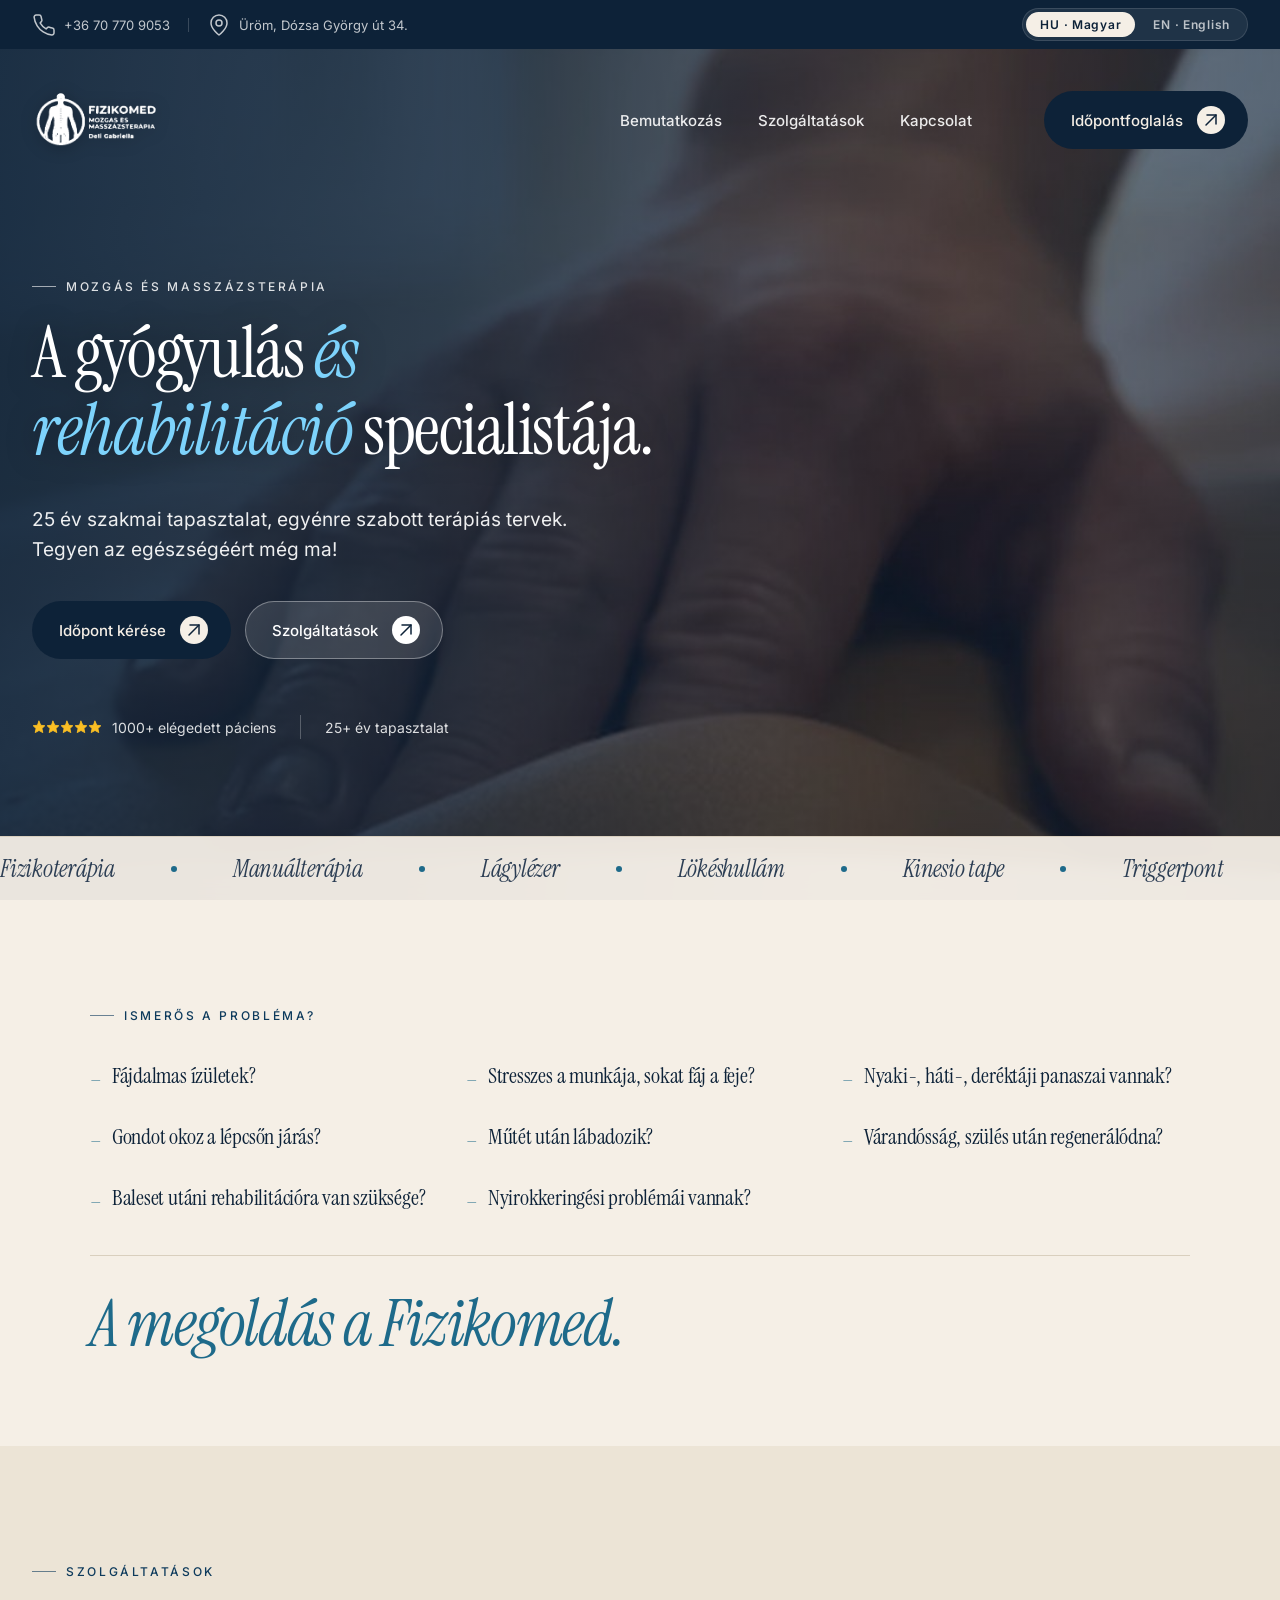
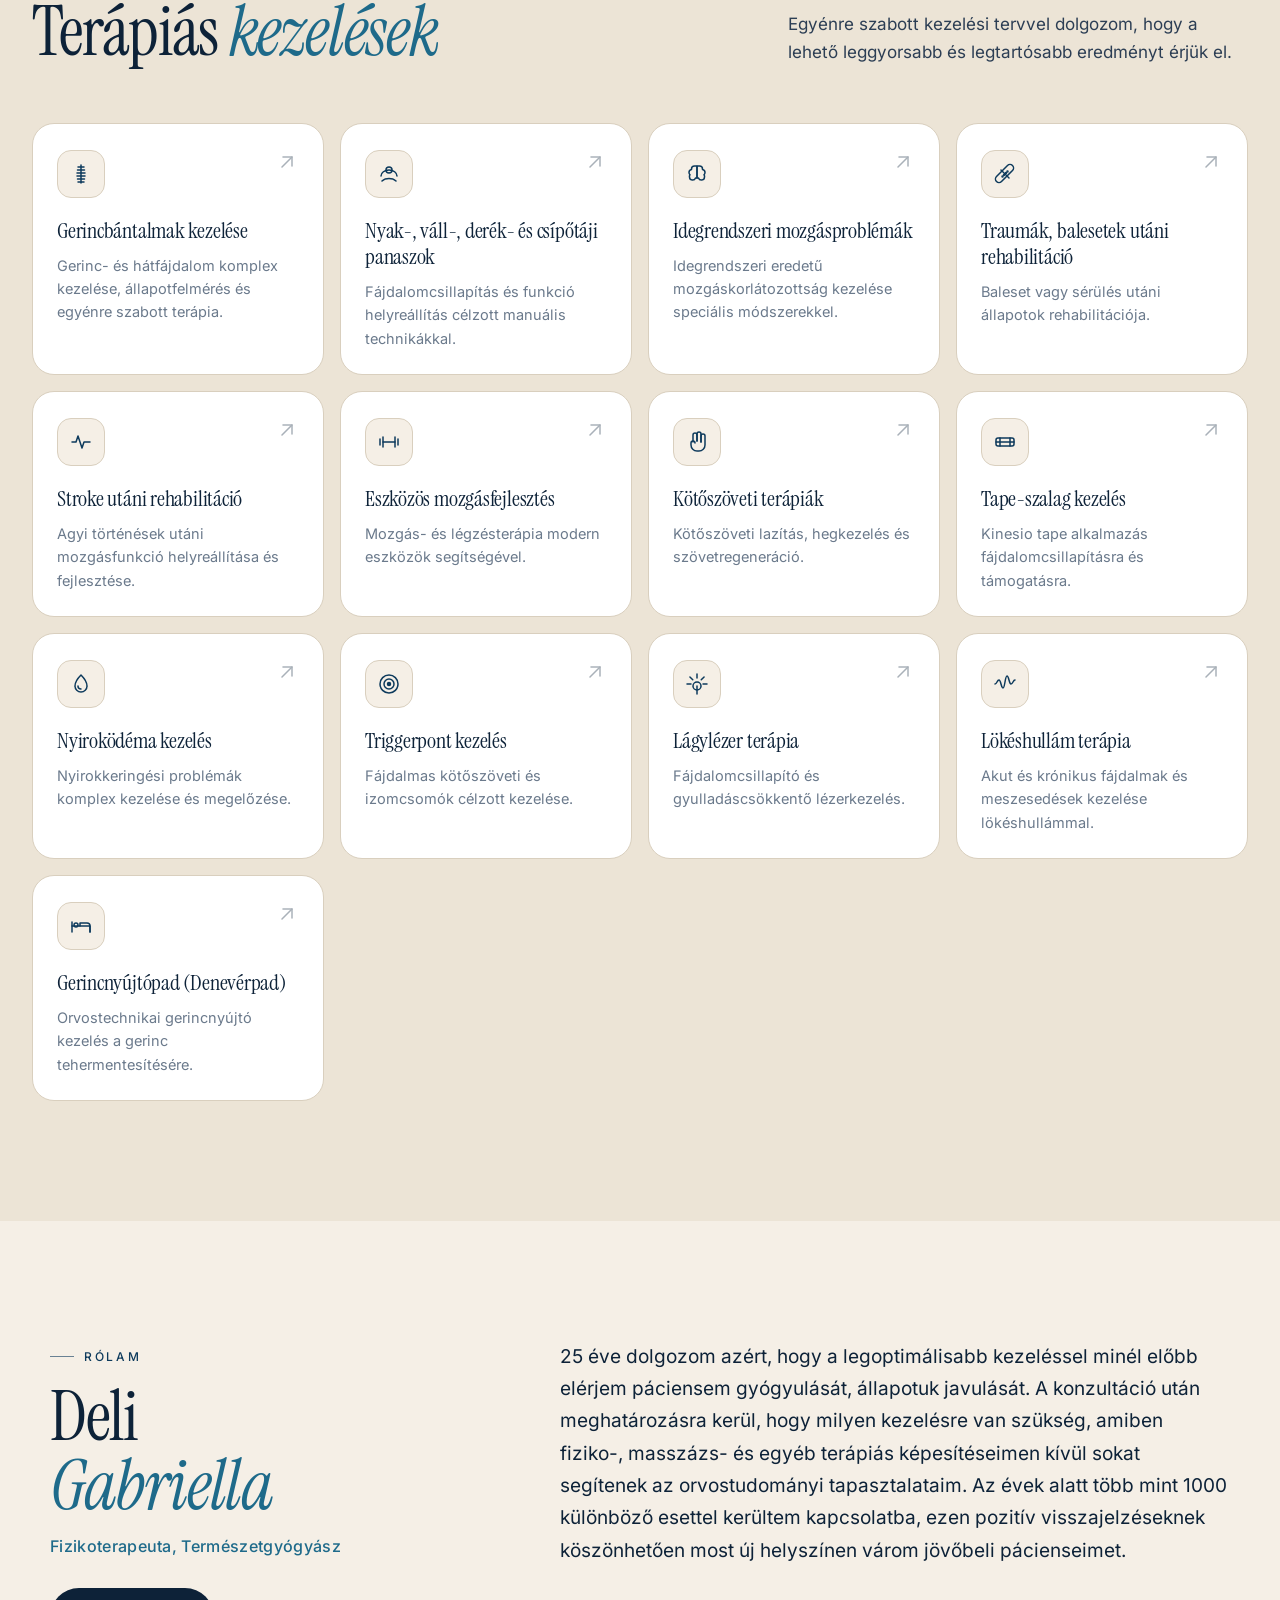
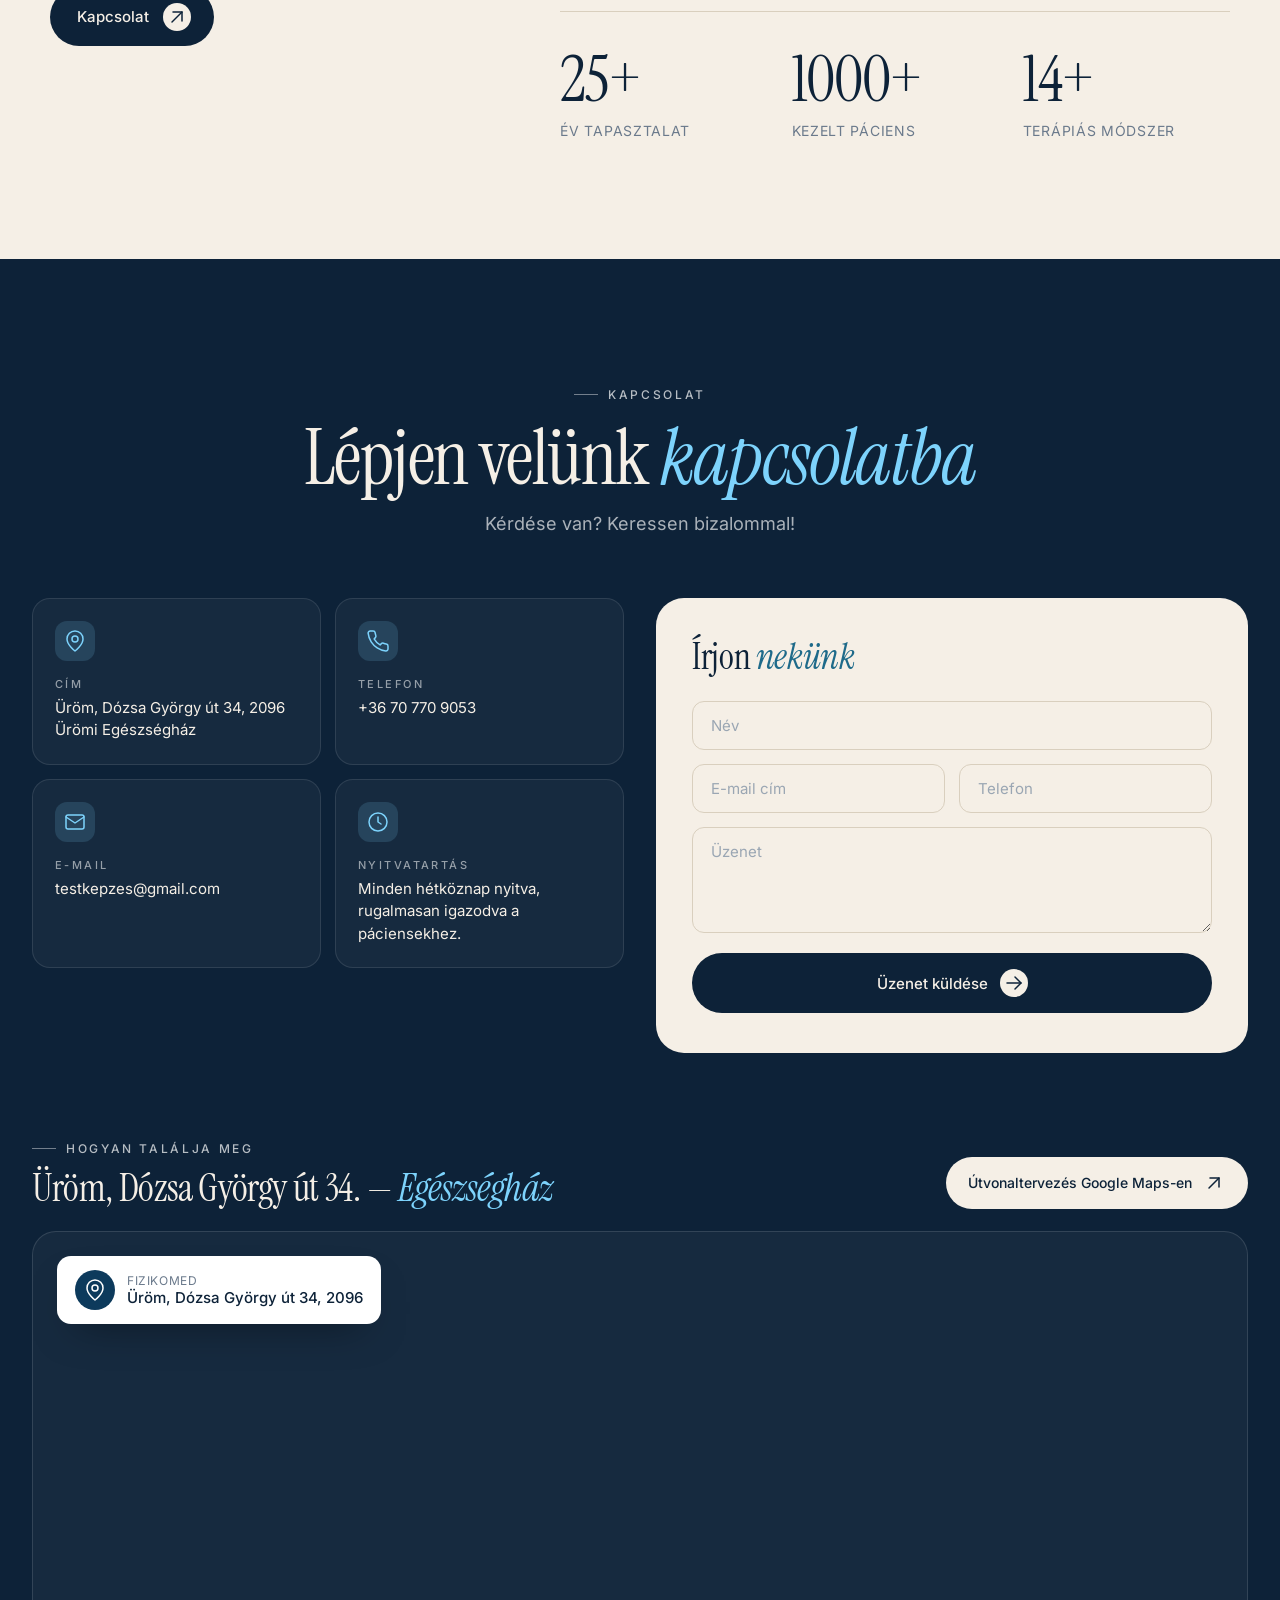
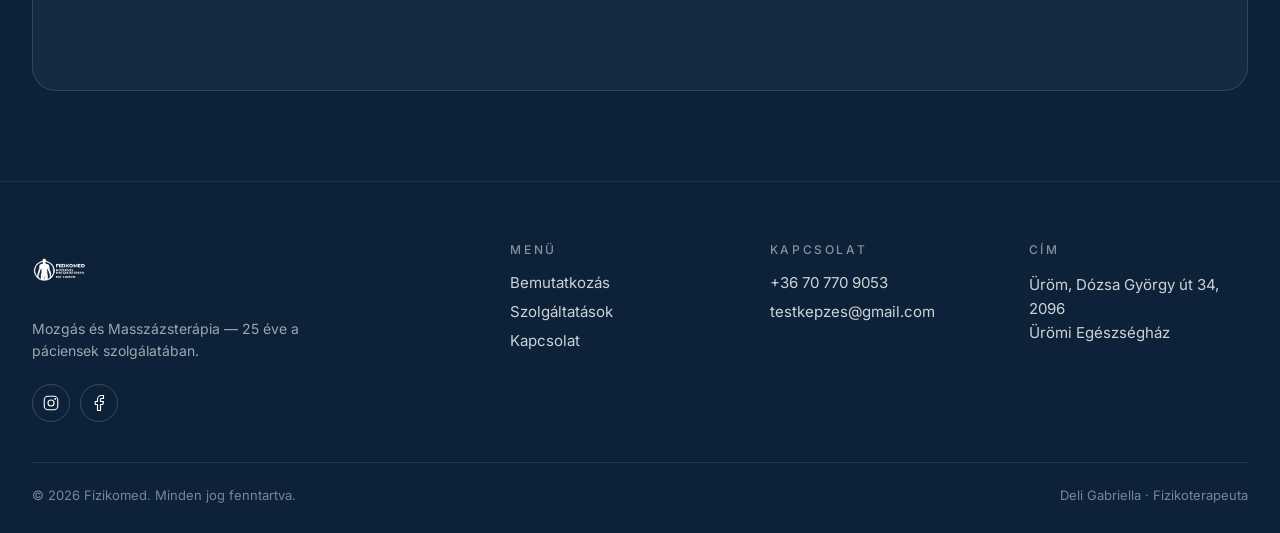
<file: Fizikomed-standalone.html>
<!DOCTYPE html>
<html lang="hu">
<head>
  <meta charset="UTF-8">
  <meta http-equiv="refresh" content="0; url=/">
  <title>Fizikomed – Átirányítás</title>
  <link rel="canonical" href="https://fizikomed.com/">
  <script>
    // Immediate JS redirect (fastest)
    (function() {
      window.location.replace('/');
    })();
  </script>
</head>
<body>
  <p>Az oldal átirányítja Önt a <a href="/">főoldalra</a>.</p>
</body>
</html>
</file>
<file: assets/style.css>
/* Fonts */
/* latin-ext */
@font-face {
  font-family: 'Instrument Serif';
  font-style: italic;
  font-weight: 400;
  font-display: swap;
  src: url("/assets/fonts/3848958b-065d-4765-890c-569597fe549a.woff2") format('woff2');
  unicode-range: U+0100-02BA, U+02BD-02C5, U+02C7-02CC, U+02CE-02D7, U+02DD-02FF, U+0304, U+0308, U+0329, U+1D00-1DBF, U+1E00-1E9F, U+1EF2-1EFF, U+2020, U+20A0-20AB, U+20AD-20C0, U+2113, U+2C60-2C7F, U+A720-A7FF;
}
/* latin */
@font-face {
  font-family: 'Instrument Serif';
  font-style: italic;
  font-weight: 400;
  font-display: swap;
  src: url("/assets/fonts/76f1bcbf-2845-4a00-95b5-c833909966df.woff2") format('woff2');
  unicode-range: U+0000-00FF, U+0131, U+0152-0153, U+02BB-02BC, U+02C6, U+02DA, U+02DC, U+0304, U+0308, U+0329, U+2000-206F, U+20AC, U+2122, U+2191, U+2193, U+2212, U+2215, U+FEFF, U+FFFD;
}
/* latin-ext */
@font-face {
  font-family: 'Instrument Serif';
  font-style: normal;
  font-weight: 400;
  font-display: swap;
  src: url("/assets/fonts/ff5e8e65-359c-47a7-974d-e1dadfc7684c.woff2") format('woff2');
  unicode-range: U+0100-02BA, U+02BD-02C5, U+02C7-02CC, U+02CE-02D7, U+02DD-02FF, U+0304, U+0308, U+0329, U+1D00-1DBF, U+1E00-1E9F, U+1EF2-1EFF, U+2020, U+20A0-20AB, U+20AD-20C0, U+2113, U+2C60-2C7F, U+A720-A7FF;
}
/* latin */
@font-face {
  font-family: 'Instrument Serif';
  font-style: normal;
  font-weight: 400;
  font-display: swap;
  src: url("/assets/fonts/7c075726-979d-42d1-9608-e0992b9f3927.woff2") format('woff2');
  unicode-range: U+0000-00FF, U+0131, U+0152-0153, U+02BB-02BC, U+02C6, U+02DA, U+02DC, U+0304, U+0308, U+0329, U+2000-206F, U+20AC, U+2122, U+2191, U+2193, U+2212, U+2215, U+FEFF, U+FFFD;
}
/* cyrillic-ext */
@font-face {
  font-family: 'Inter';
  font-style: normal;
  font-weight: 300;
  font-display: swap;
  src: url("/assets/fonts/07f615cb-3c6c-4728-8204-f6843aaa8080.woff2") format('woff2');
  unicode-range: U+0460-052F, U+1C80-1C8A, U+20B4, U+2DE0-2DFF, U+A640-A69F, U+FE2E-FE2F;
}
/* cyrillic */
@font-face {
  font-family: 'Inter';
  font-style: normal;
  font-weight: 300;
  font-display: swap;
  src: url("/assets/fonts/67ccd90e-693e-448f-9ec9-0594214fffa6.woff2") format('woff2');
  unicode-range: U+0301, U+0400-045F, U+0490-0491, U+04B0-04B1, U+2116;
}
/* greek-ext */
@font-face {
  font-family: 'Inter';
  font-style: normal;
  font-weight: 300;
  font-display: swap;
  src: url("/assets/fonts/bc1a90ab-6e48-4dbf-a24c-bba580cf0d93.woff2") format('woff2');
  unicode-range: U+1F00-1FFF;
}
/* greek */
@font-face {
  font-family: 'Inter';
  font-style: normal;
  font-weight: 300;
  font-display: swap;
  src: url("/assets/fonts/bf8af688-ec71-4bff-8d88-820fe668be52.woff2") format('woff2');
  unicode-range: U+0370-0377, U+037A-037F, U+0384-038A, U+038C, U+038E-03A1, U+03A3-03FF;
}
/* vietnamese */
@font-face {
  font-family: 'Inter';
  font-style: normal;
  font-weight: 300;
  font-display: swap;
  src: url("/assets/fonts/a04779d3-0204-4fc5-b839-2a751da855cb.woff2") format('woff2');
  unicode-range: U+0102-0103, U+0110-0111, U+0128-0129, U+0168-0169, U+01A0-01A1, U+01AF-01B0, U+0300-0301, U+0303-0304, U+0308-0309, U+0323, U+0329, U+1EA0-1EF9, U+20AB;
}
/* latin-ext */
@font-face {
  font-family: 'Inter';
  font-style: normal;
  font-weight: 300;
  font-display: swap;
  src: url("/assets/fonts/23579e78-660a-472f-9316-b16c76616c33.woff2") format('woff2');
  unicode-range: U+0100-02BA, U+02BD-02C5, U+02C7-02CC, U+02CE-02D7, U+02DD-02FF, U+0304, U+0308, U+0329, U+1D00-1DBF, U+1E00-1E9F, U+1EF2-1EFF, U+2020, U+20A0-20AB, U+20AD-20C0, U+2113, U+2C60-2C7F, U+A720-A7FF;
}
/* latin */
@font-face {
  font-family: 'Inter';
  font-style: normal;
  font-weight: 300;
  font-display: swap;
  src: url("/assets/fonts/6b519d58-acae-49d3-a026-d4d478243153.woff2") format('woff2');
  unicode-range: U+0000-00FF, U+0131, U+0152-0153, U+02BB-02BC, U+02C6, U+02DA, U+02DC, U+0304, U+0308, U+0329, U+2000-206F, U+20AC, U+2122, U+2191, U+2193, U+2212, U+2215, U+FEFF, U+FFFD;
}
/* cyrillic-ext */
@font-face {
  font-family: 'Inter';
  font-style: normal;
  font-weight: 400;
  font-display: swap;
  src: url("/assets/fonts/07f615cb-3c6c-4728-8204-f6843aaa8080.woff2") format('woff2');
  unicode-range: U+0460-052F, U+1C80-1C8A, U+20B4, U+2DE0-2DFF, U+A640-A69F, U+FE2E-FE2F;
}
/* cyrillic */
@font-face {
  font-family: 'Inter';
  font-style: normal;
  font-weight: 400;
  font-display: swap;
  src: url("/assets/fonts/67ccd90e-693e-448f-9ec9-0594214fffa6.woff2") format('woff2');
  unicode-range: U+0301, U+0400-045F, U+0490-0491, U+04B0-04B1, U+2116;
}
/* greek-ext */
@font-face {
  font-family: 'Inter';
  font-style: normal;
  font-weight: 400;
  font-display: swap;
  src: url("/assets/fonts/bc1a90ab-6e48-4dbf-a24c-bba580cf0d93.woff2") format('woff2');
  unicode-range: U+1F00-1FFF;
}
/* greek */
@font-face {
  font-family: 'Inter';
  font-style: normal;
  font-weight: 400;
  font-display: swap;
  src: url("/assets/fonts/bf8af688-ec71-4bff-8d88-820fe668be52.woff2") format('woff2');
  unicode-range: U+0370-0377, U+037A-037F, U+0384-038A, U+038C, U+038E-03A1, U+03A3-03FF;
}
/* vietnamese */
@font-face {
  font-family: 'Inter';
  font-style: normal;
  font-weight: 400;
  font-display: swap;
  src: url("/assets/fonts/a04779d3-0204-4fc5-b839-2a751da855cb.woff2") format('woff2');
  unicode-range: U+0102-0103, U+0110-0111, U+0128-0129, U+0168-0169, U+01A0-01A1, U+01AF-01B0, U+0300-0301, U+0303-0304, U+0308-0309, U+0323, U+0329, U+1EA0-1EF9, U+20AB;
}
/* latin-ext */
@font-face {
  font-family: 'Inter';
  font-style: normal;
  font-weight: 400;
  font-display: swap;
  src: url("/assets/fonts/23579e78-660a-472f-9316-b16c76616c33.woff2") format('woff2');
  unicode-range: U+0100-02BA, U+02BD-02C5, U+02C7-02CC, U+02CE-02D7, U+02DD-02FF, U+0304, U+0308, U+0329, U+1D00-1DBF, U+1E00-1E9F, U+1EF2-1EFF, U+2020, U+20A0-20AB, U+20AD-20C0, U+2113, U+2C60-2C7F, U+A720-A7FF;
}
/* latin */
@font-face {
  font-family: 'Inter';
  font-style: normal;
  font-weight: 400;
  font-display: swap;
  src: url("/assets/fonts/6b519d58-acae-49d3-a026-d4d478243153.woff2") format('woff2');
  unicode-range: U+0000-00FF, U+0131, U+0152-0153, U+02BB-02BC, U+02C6, U+02DA, U+02DC, U+0304, U+0308, U+0329, U+2000-206F, U+20AC, U+2122, U+2191, U+2193, U+2212, U+2215, U+FEFF, U+FFFD;
}
/* cyrillic-ext */
@font-face {
  font-family: 'Inter';
  font-style: normal;
  font-weight: 500;
  font-display: swap;
  src: url("/assets/fonts/07f615cb-3c6c-4728-8204-f6843aaa8080.woff2") format('woff2');
  unicode-range: U+0460-052F, U+1C80-1C8A, U+20B4, U+2DE0-2DFF, U+A640-A69F, U+FE2E-FE2F;
}
/* cyrillic */
@font-face {
  font-family: 'Inter';
  font-style: normal;
  font-weight: 500;
  font-display: swap;
  src: url("/assets/fonts/67ccd90e-693e-448f-9ec9-0594214fffa6.woff2") format('woff2');
  unicode-range: U+0301, U+0400-045F, U+0490-0491, U+04B0-04B1, U+2116;
}
/* greek-ext */
@font-face {
  font-family: 'Inter';
  font-style: normal;
  font-weight: 500;
  font-display: swap;
  src: url("/assets/fonts/bc1a90ab-6e48-4dbf-a24c-bba580cf0d93.woff2") format('woff2');
  unicode-range: U+1F00-1FFF;
}
/* greek */
@font-face {
  font-family: 'Inter';
  font-style: normal;
  font-weight: 500;
  font-display: swap;
  src: url("/assets/fonts/bf8af688-ec71-4bff-8d88-820fe668be52.woff2") format('woff2');
  unicode-range: U+0370-0377, U+037A-037F, U+0384-038A, U+038C, U+038E-03A1, U+03A3-03FF;
}
/* vietnamese */
@font-face {
  font-family: 'Inter';
  font-style: normal;
  font-weight: 500;
  font-display: swap;
  src: url("/assets/fonts/a04779d3-0204-4fc5-b839-2a751da855cb.woff2") format('woff2');
  unicode-range: U+0102-0103, U+0110-0111, U+0128-0129, U+0168-0169, U+01A0-01A1, U+01AF-01B0, U+0300-0301, U+0303-0304, U+0308-0309, U+0323, U+0329, U+1EA0-1EF9, U+20AB;
}
/* latin-ext */
@font-face {
  font-family: 'Inter';
  font-style: normal;
  font-weight: 500;
  font-display: swap;
  src: url("/assets/fonts/23579e78-660a-472f-9316-b16c76616c33.woff2") format('woff2');
  unicode-range: U+0100-02BA, U+02BD-02C5, U+02C7-02CC, U+02CE-02D7, U+02DD-02FF, U+0304, U+0308, U+0329, U+1D00-1DBF, U+1E00-1E9F, U+1EF2-1EFF, U+2020, U+20A0-20AB, U+20AD-20C0, U+2113, U+2C60-2C7F, U+A720-A7FF;
}
/* latin */
@font-face {
  font-family: 'Inter';
  font-style: normal;
  font-weight: 500;
  font-display: swap;
  src: url("/assets/fonts/6b519d58-acae-49d3-a026-d4d478243153.woff2") format('woff2');
  unicode-range: U+0000-00FF, U+0131, U+0152-0153, U+02BB-02BC, U+02C6, U+02DA, U+02DC, U+0304, U+0308, U+0329, U+2000-206F, U+20AC, U+2122, U+2191, U+2193, U+2212, U+2215, U+FEFF, U+FFFD;
}
/* cyrillic-ext */
@font-face {
  font-family: 'Inter';
  font-style: normal;
  font-weight: 600;
  font-display: swap;
  src: url("/assets/fonts/07f615cb-3c6c-4728-8204-f6843aaa8080.woff2") format('woff2');
  unicode-range: U+0460-052F, U+1C80-1C8A, U+20B4, U+2DE0-2DFF, U+A640-A69F, U+FE2E-FE2F;
}
/* cyrillic */
@font-face {
  font-family: 'Inter';
  font-style: normal;
  font-weight: 600;
  font-display: swap;
  src: url("/assets/fonts/67ccd90e-693e-448f-9ec9-0594214fffa6.woff2") format('woff2');
  unicode-range: U+0301, U+0400-045F, U+0490-0491, U+04B0-04B1, U+2116;
}
/* greek-ext */
@font-face {
  font-family: 'Inter';
  font-style: normal;
  font-weight: 600;
  font-display: swap;
  src: url("/assets/fonts/bc1a90ab-6e48-4dbf-a24c-bba580cf0d93.woff2") format('woff2');
  unicode-range: U+1F00-1FFF;
}
/* greek */
@font-face {
  font-family: 'Inter';
  font-style: normal;
  font-weight: 600;
  font-display: swap;
  src: url("/assets/fonts/bf8af688-ec71-4bff-8d88-820fe668be52.woff2") format('woff2');
  unicode-range: U+0370-0377, U+037A-037F, U+0384-038A, U+038C, U+038E-03A1, U+03A3-03FF;
}
/* vietnamese */
@font-face {
  font-family: 'Inter';
  font-style: normal;
  font-weight: 600;
  font-display: swap;
  src: url("/assets/fonts/a04779d3-0204-4fc5-b839-2a751da855cb.woff2") format('woff2');
  unicode-range: U+0102-0103, U+0110-0111, U+0128-0129, U+0168-0169, U+01A0-01A1, U+01AF-01B0, U+0300-0301, U+0303-0304, U+0308-0309, U+0323, U+0329, U+1EA0-1EF9, U+20AB;
}
/* latin-ext */
@font-face {
  font-family: 'Inter';
  font-style: normal;
  font-weight: 600;
  font-display: swap;
  src: url("/assets/fonts/23579e78-660a-472f-9316-b16c76616c33.woff2") format('woff2');
  unicode-range: U+0100-02BA, U+02BD-02C5, U+02C7-02CC, U+02CE-02D7, U+02DD-02FF, U+0304, U+0308, U+0329, U+1D00-1DBF, U+1E00-1E9F, U+1EF2-1EFF, U+2020, U+20A0-20AB, U+20AD-20C0, U+2113, U+2C60-2C7F, U+A720-A7FF;
}
/* latin */
@font-face {
  font-family: 'Inter';
  font-style: normal;
  font-weight: 600;
  font-display: swap;
  src: url("/assets/fonts/6b519d58-acae-49d3-a026-d4d478243153.woff2") format('woff2');
  unicode-range: U+0000-00FF, U+0131, U+0152-0153, U+02BB-02BC, U+02C6, U+02DA, U+02DC, U+0304, U+0308, U+0329, U+2000-206F, U+20AC, U+2122, U+2191, U+2193, U+2212, U+2215, U+FEFF, U+FFFD;
}
/* cyrillic-ext */
@font-face {
  font-family: 'Inter';
  font-style: normal;
  font-weight: 700;
  font-display: swap;
  src: url("/assets/fonts/07f615cb-3c6c-4728-8204-f6843aaa8080.woff2") format('woff2');
  unicode-range: U+0460-052F, U+1C80-1C8A, U+20B4, U+2DE0-2DFF, U+A640-A69F, U+FE2E-FE2F;
}
/* cyrillic */
@font-face {
  font-family: 'Inter';
  font-style: normal;
  font-weight: 700;
  font-display: swap;
  src: url("/assets/fonts/67ccd90e-693e-448f-9ec9-0594214fffa6.woff2") format('woff2');
  unicode-range: U+0301, U+0400-045F, U+0490-0491, U+04B0-04B1, U+2116;
}
/* greek-ext */
@font-face {
  font-family: 'Inter';
  font-style: normal;
  font-weight: 700;
  font-display: swap;
  src: url("/assets/fonts/bc1a90ab-6e48-4dbf-a24c-bba580cf0d93.woff2") format('woff2');
  unicode-range: U+1F00-1FFF;
}
/* greek */
@font-face {
  font-family: 'Inter';
  font-style: normal;
  font-weight: 700;
  font-display: swap;
  src: url("/assets/fonts/bf8af688-ec71-4bff-8d88-820fe668be52.woff2") format('woff2');
  unicode-range: U+0370-0377, U+037A-037F, U+0384-038A, U+038C, U+038E-03A1, U+03A3-03FF;
}
/* vietnamese */
@font-face {
  font-family: 'Inter';
  font-style: normal;
  font-weight: 700;
  font-display: swap;
  src: url("/assets/fonts/a04779d3-0204-4fc5-b839-2a751da855cb.woff2") format('woff2');
  unicode-range: U+0102-0103, U+0110-0111, U+0128-0129, U+0168-0169, U+01A0-01A1, U+01AF-01B0, U+0300-0301, U+0303-0304, U+0308-0309, U+0323, U+0329, U+1EA0-1EF9, U+20AB;
}
/* latin-ext */
@font-face {
  font-family: 'Inter';
  font-style: normal;
  font-weight: 700;
  font-display: swap;
  src: url("/assets/fonts/23579e78-660a-472f-9316-b16c76616c33.woff2") format('woff2');
  unicode-range: U+0100-02BA, U+02BD-02C5, U+02C7-02CC, U+02CE-02D7, U+02DD-02FF, U+0304, U+0308, U+0329, U+1D00-1DBF, U+1E00-1E9F, U+1EF2-1EFF, U+2020, U+20A0-20AB, U+20AD-20C0, U+2113, U+2C60-2C7F, U+A720-A7FF;
}
/* latin */
@font-face {
  font-family: 'Inter';
  font-style: normal;
  font-weight: 700;
  font-display: swap;
  src: url("/assets/fonts/6b519d58-acae-49d3-a026-d4d478243153.woff2") format('woff2');
  unicode-range: U+0000-00FF, U+0131, U+0152-0153, U+02BB-02BC, U+02C6, U+02DA, U+02DC, U+0304, U+0308, U+0329, U+2000-206F, U+20AC, U+2122, U+2191, U+2193, U+2212, U+2215, U+FEFF, U+FFFD;
}


/* App styles */
:root {
      --cream: #f5efe6;
      --cream-deep: #ece4d6;
      --ink: #0d2238;
      --ink-soft: #2c3e54;
      --muted: #6b7a8c;
      --line: #d9cfbe;
      --accent: #0d3a5c;
      --accent-2: #1e6a8a;
      --teal: #2196b8;
      --paper: #ffffff;
    }
    * { margin: 0; padding: 0; box-sizing: border-box; }
    html { scroll-behavior: smooth; }
    body {
      margin: 0;
      font-family: 'Inter', system-ui, sans-serif;
      color: var(--ink);
      background: var(--cream);
      -webkit-font-smoothing: antialiased;
    }
    .serif { font-family: 'Instrument Serif', 'Times New Roman', serif; font-weight: 400; letter-spacing: -0.01em; }
    .italic { font-style: italic; }
    .eyebrow { font-size: 12px; letter-spacing: 0.22em; text-transform: uppercase; font-weight: 500; }

/* Animations and component styles */

        @keyframes fadeUp { from { opacity: 0; transform: translateY(24px);} to { opacity: 1; transform: translateY(0);} }
        .fadeUp { animation: fadeUp .8s ease both; }
        .d1 { animation-delay: .08s; } .d2 { animation-delay: .18s; } .d3 { animation-delay: .28s; } .d4 { animation-delay: .38s; }
        .nav-link { position: relative; padding: 6px 0; transition: color .25s; }
        .nav-link::after { content: ''; position: absolute; left: 0; bottom: 0; height: 1px; width: 0; background: currentColor; transition: width .3s ease; }
        .nav-link:hover::after, .nav-link.active::after { width: 100%; }
        .service-card { transition: transform .35s ease, box-shadow .35s ease, border-color .35s ease; }
        .service-card:hover { transform: translateY(-3px); box-shadow: 0 18px 40px -20px rgba(13,34,56,0.25); border-color: rgba(13,58,92,0.35) !important; }
        .service-card:hover .svc-arrow { transform: translate(2px, -2px); opacity: 1; }
        .svc-arrow { transition: transform .3s ease, opacity .3s ease; opacity: 0.35; }
        .input { width: 100%; padding: 14px 18px; border: 1px solid var(--line); border-radius: 12px; font-family: Inter, sans-serif; font-size: 15px; background: var(--cream); outline: none; color: var(--ink); transition: border-color .2s, background .2s; }
        .input:focus { border-color: var(--accent); background: white; }
        .input::placeholder { color: #9aa6b3; }
        .lang { padding: 6px 12px; border-radius: 999px; border: 1px solid transparent; background: transparent; cursor: pointer; font: 500 13px Inter, sans-serif; color: var(--muted); }
        .lang.active { background: var(--ink); color: var(--cream); }
        .marquee-line { animation: marquee 28s linear infinite; }
        @keyframes marquee { from { transform: translateX(0);} to { transform: translateX(-50%);} }
        @media (max-width: 900px) {
          .nav-links { display: none !important; }
          .mobile-toggle { display: inline-flex !important; }
          .hero-grid { grid-template-columns: 1fr !important; }
          .hero-img { display: none !important; }
          .about-grid { grid-template-columns: 1fr !important; gap: 32px !important; }
          .stats-row { flex-direction: column; gap: 24px !important; }
          .contact-grid { grid-template-columns: 1fr !important; }
          .services-grid { grid-template-columns: 1fr !important; }
          .footer-grid { grid-template-columns: 1fr 1fr !important; gap: 28px !important; }
          .services-head { grid-template-columns: 1fr !important; gap: 20px !important; }
          .services-head p { justify-self: start !important; }
          .map-head { flex-direction: column; align-items: flex-start !important; }
        }
        @media (max-width: 640px) {
          .footer-grid { grid-template-columns: 1fr !important; }
          .pain-grid { grid-template-columns: 1fr !important; }
          .form-row { grid-template-columns: 1fr !important; }
          .info-cards { grid-template-columns: 1fr !important; }
          .nav-logo { height: 72px !important; }
          .hero-trust { gap: 14px !important; }
          .hero-divider { display: none !important; }
          .marquee-line span { font-size: 18px !important; }
          .form-card { padding: 28px 22px !important; }
          .map-card { height: 360px !important; }
          .map-chip { left: 14px !important; top: 14px !important; padding: 10px 12px !important; }
          .section-pad { padding-left: 20px !important; padding-right: 20px !important; }
          .util-info { display: none !important; }
        }
</file>
